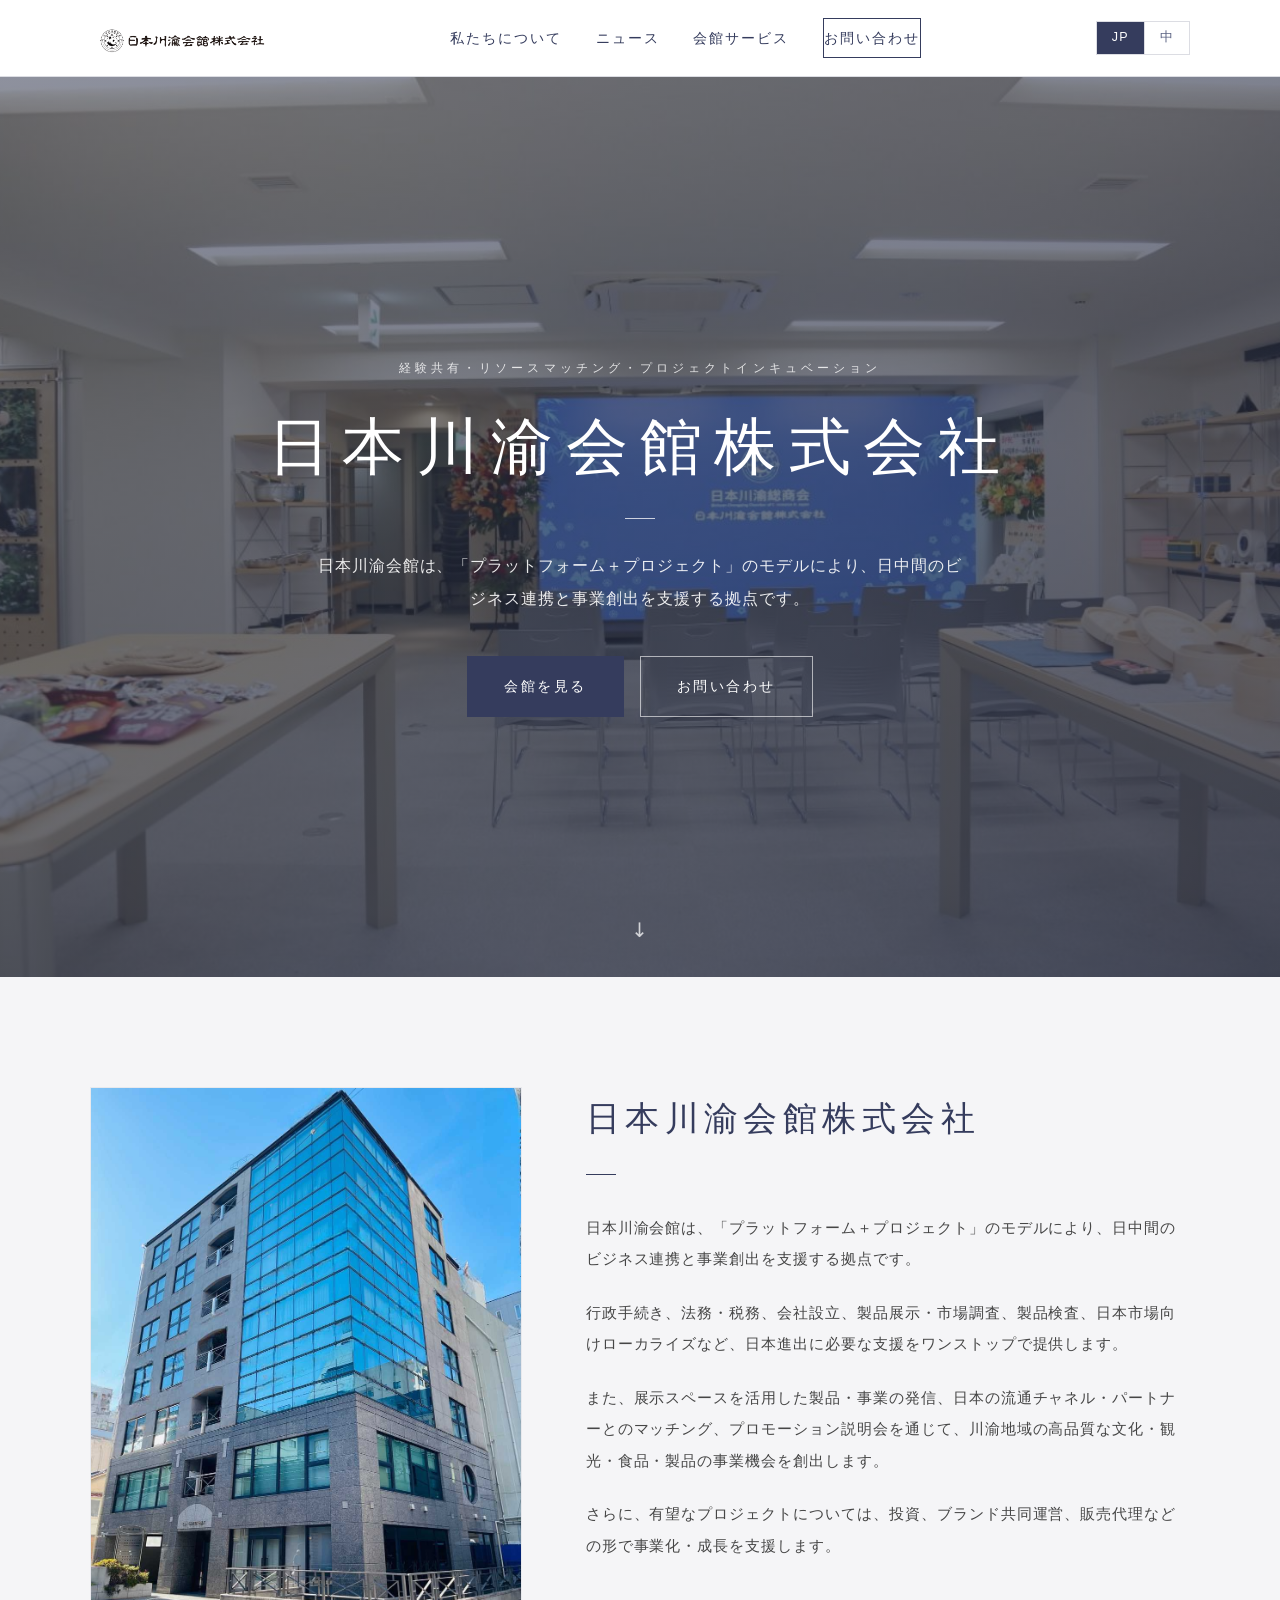
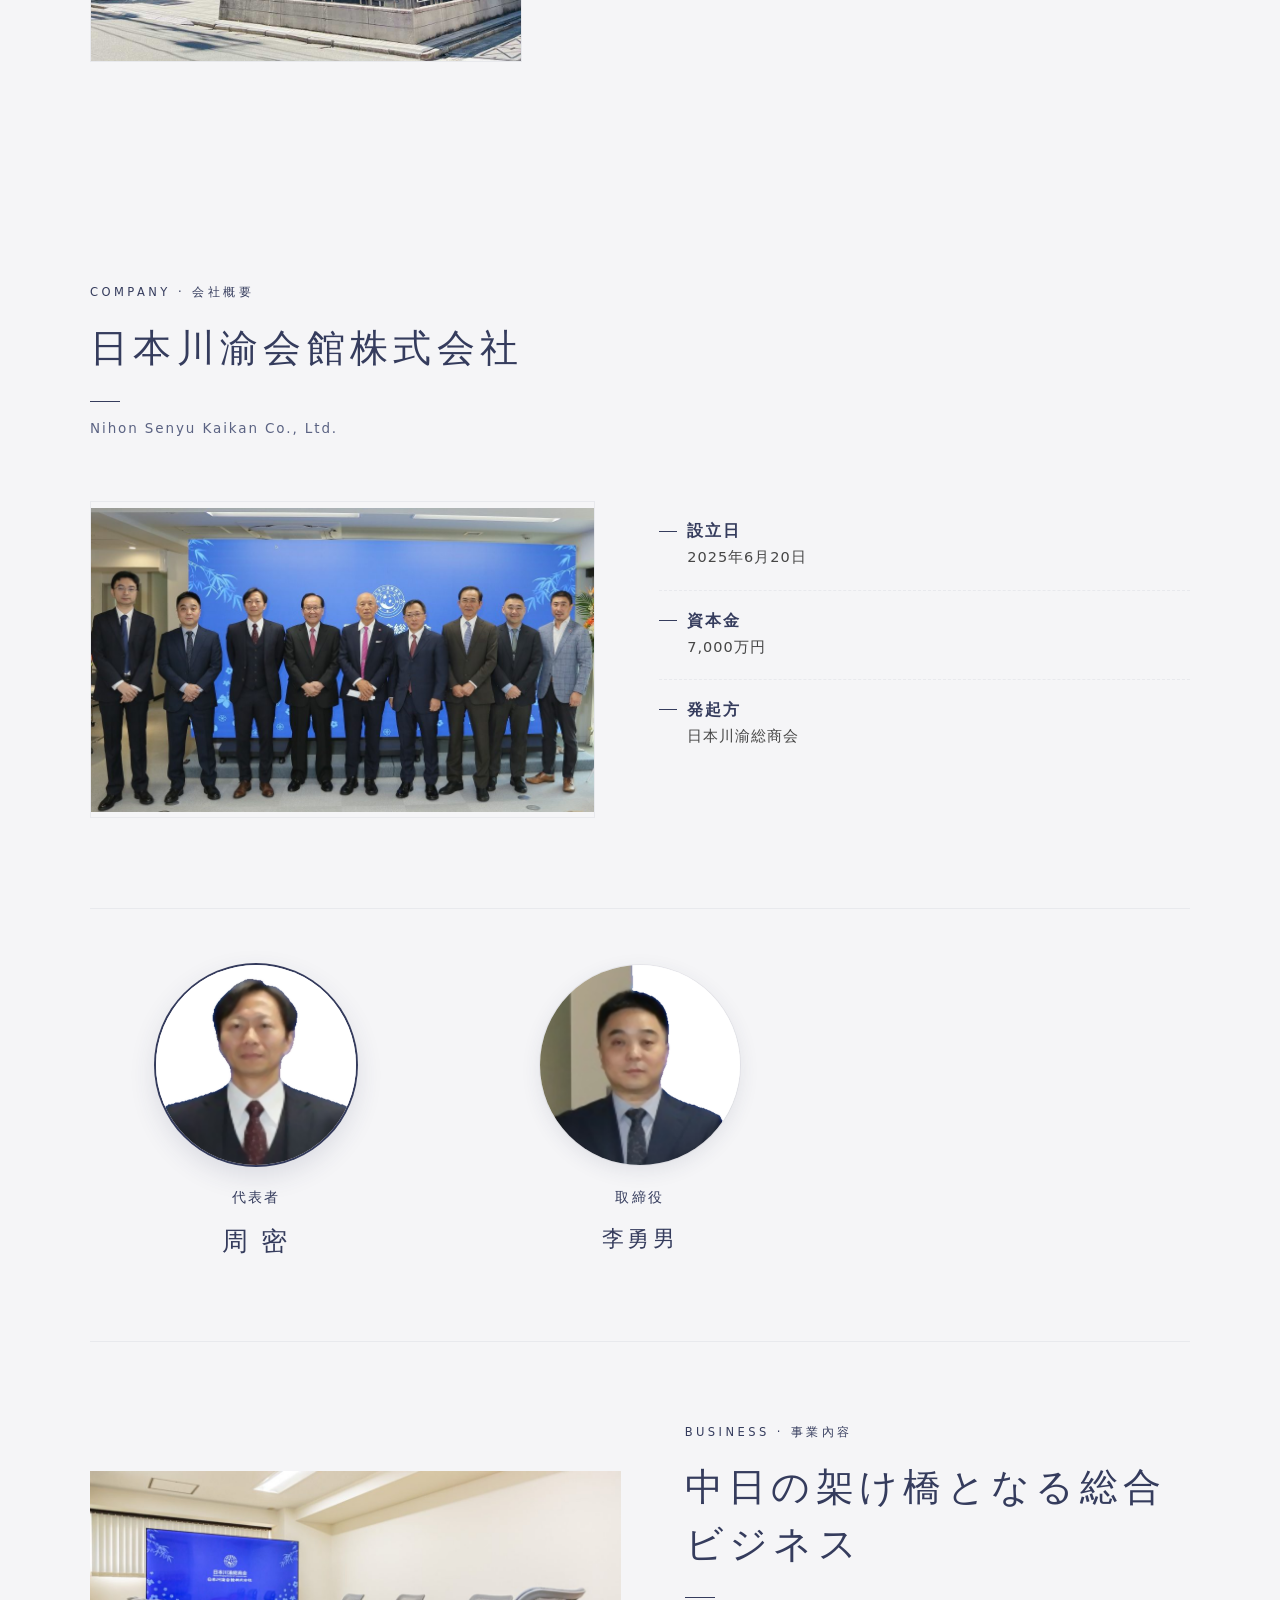
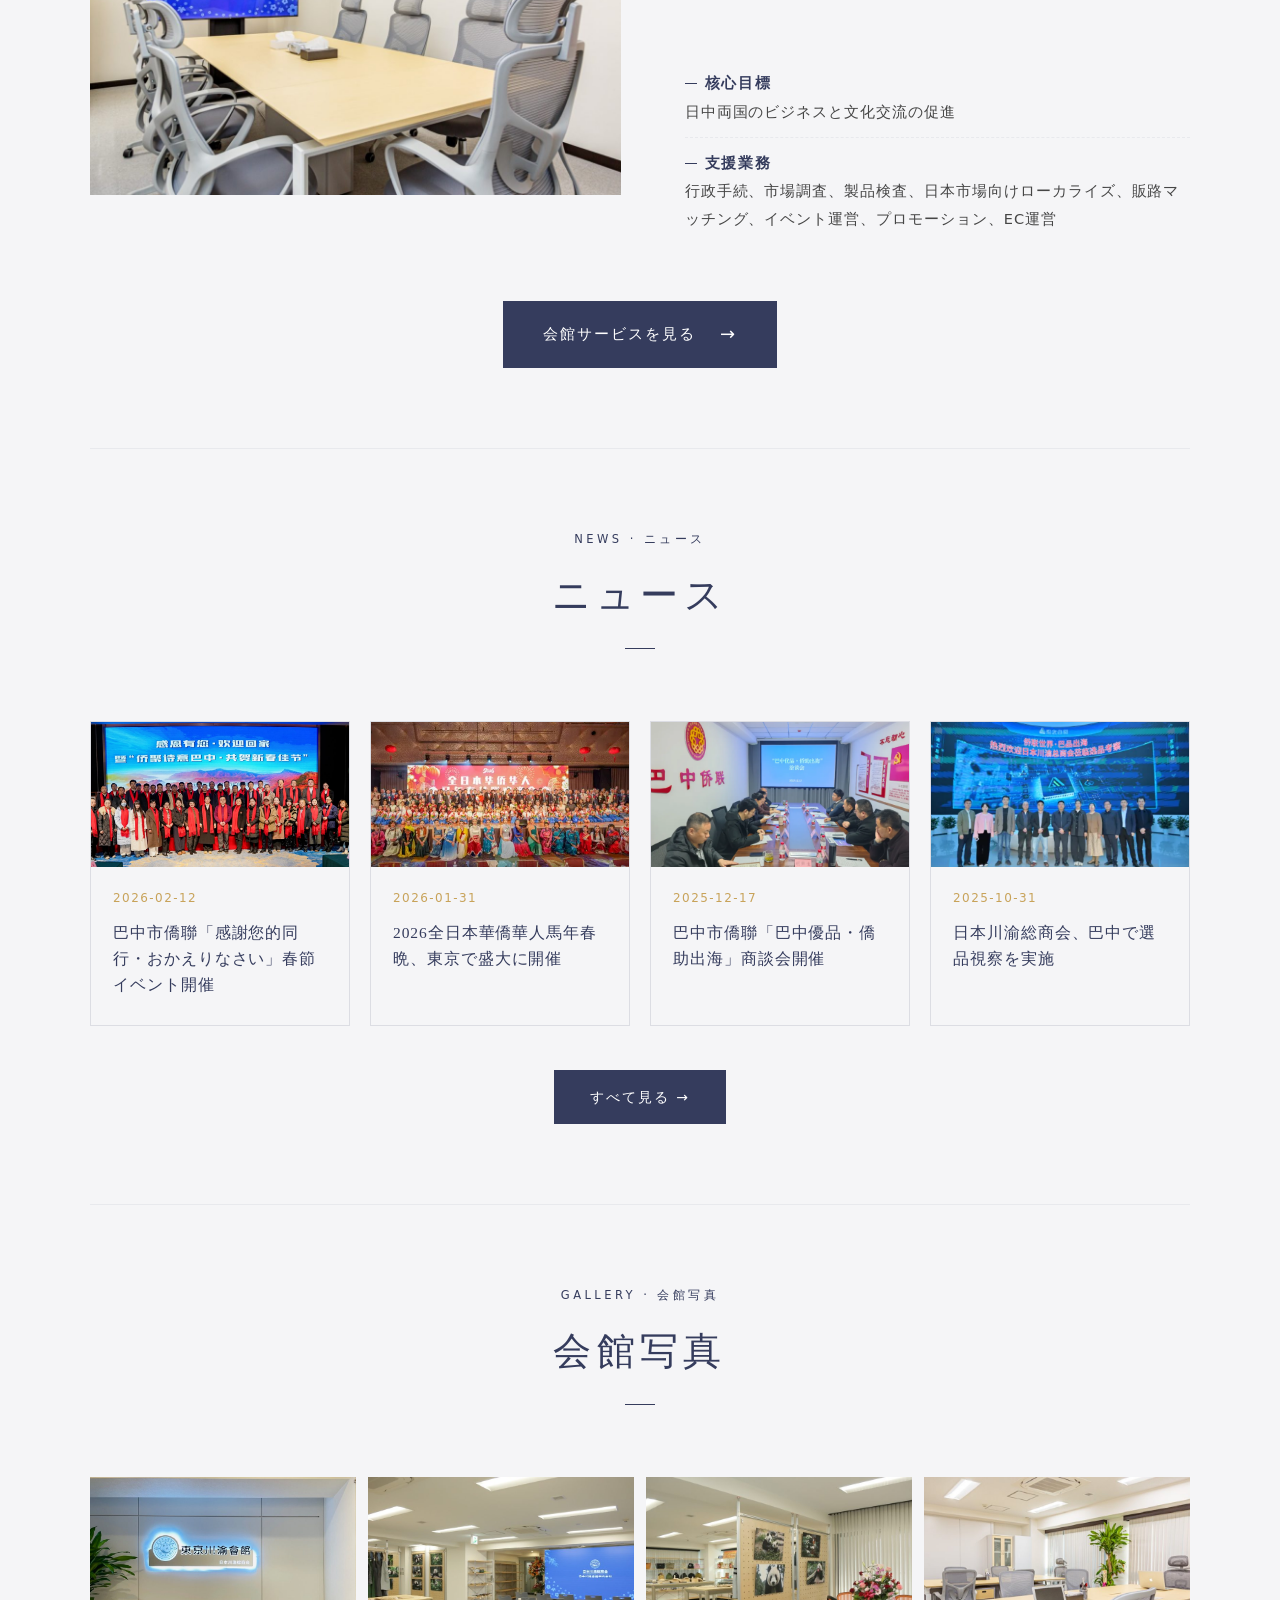
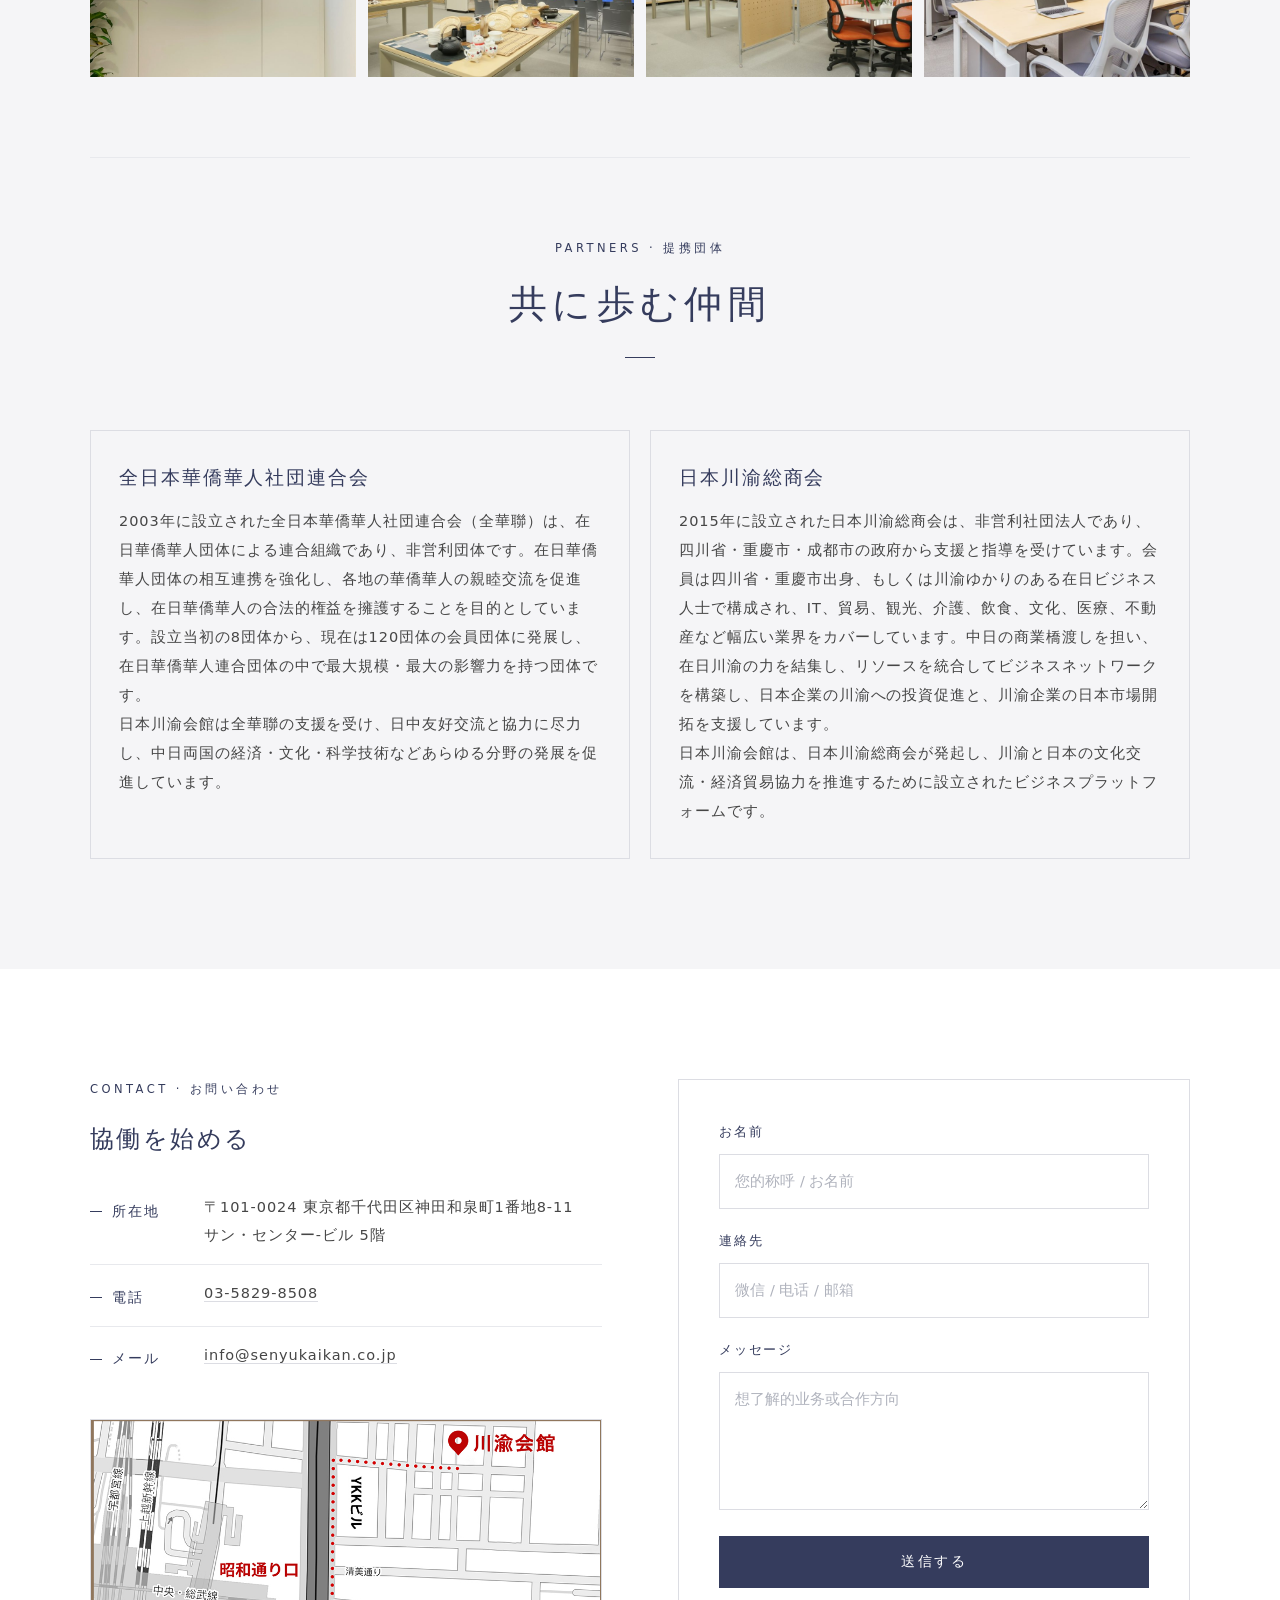
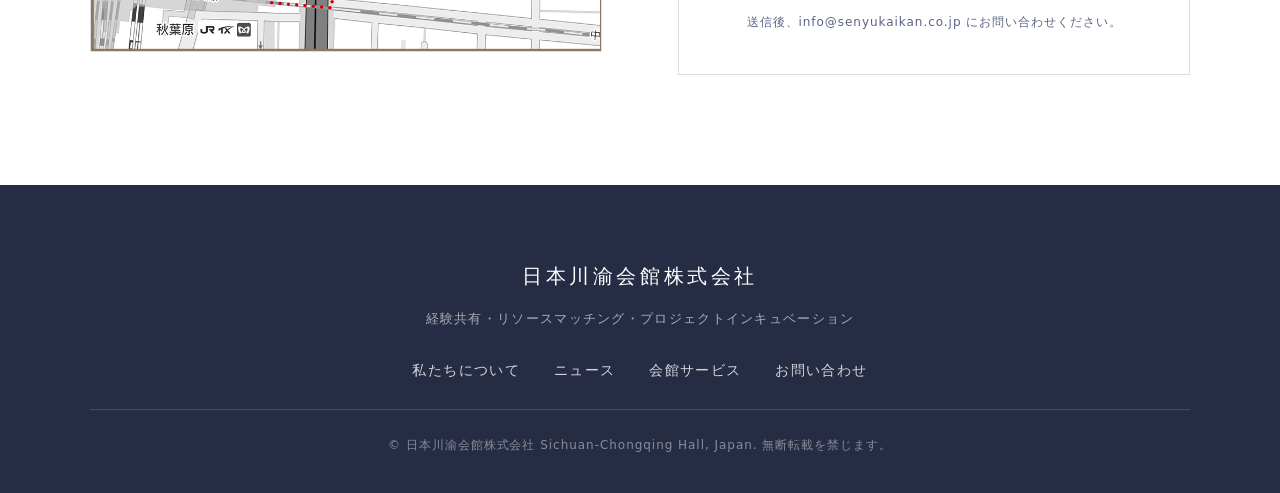
<file: index.html>
<!DOCTYPE html>
<html lang="ja" class="lang-jp">
<head>
  <meta charset="UTF-8" />
  <meta name="viewport" content="width=device-width, initial-scale=1.0, viewport-fit=cover" />
  <meta name="theme-color" content="#353c5d" />
  <style>.t-cn,.t-jp{display:none}html.lang-cn .t-cn{display:inline}html.lang-jp .t-jp{display:inline}</style>
  <title>日本川渝会馆株式会社 - 中日经验共享资源对接平台</title>
  <meta name="description" content="日本川渝会馆株式会社是日本川渝总商会发起成立，专门为推动川渝与日本间文化交流和经贸合作而成立的实体平台。采用「平台+项目」模式，打造中日的经验共享、资源对接、项目孵化平台。" />
  <script>
    /* 内联语言初始化：不依赖任何外部 JS，避免 CDN 缓存旧 JS 导致切换失灵 */
    (function(){
      function _getLang(){
        try {
          var p = new URLSearchParams(location.search).get("lang");
          if (p === "jp" || p === "cn") return p;
        } catch(e) {}
        try {
          var s = localStorage.getItem("senyukaikan_lang");
          if (s === "jp" || s === "cn") return s;
        } catch(e) {}
        return "jp";
      }
      function _apply(lang){
        if (lang !== "jp" && lang !== "cn") lang = "cn";
        var html = document.documentElement;
        html.classList.remove("lang-cn","lang-jp");
        html.classList.add("lang-" + lang);
        html.setAttribute("lang", lang === "jp" ? "ja" : "zh-CN");
        try { localStorage.setItem("senyukaikan_lang", lang); } catch(e) {}
        try {
          var url = new URL(location.href);
          if ((url.searchParams.get("lang") || "") !== lang) {
            url.searchParams.set("lang", lang);
            history.replaceState(null, "", url.toString());
          }
        } catch(e) {}
        var btns = document.querySelectorAll(".lang-btn, [data-lang]");
        for (var i=0; i<btns.length; i++) {
          var d = btns[i].getAttribute("data-lang");
          if (d === "jp" || d === "cn") btns[i].classList.toggle("active", d === lang);
        }
        try { document.dispatchEvent(new CustomEvent("senyu:lang", { detail: { lang: lang } })); } catch(e) {}
        try { _enforceLang(); } catch(e) {}
      }
      // 暴露全局：<button onclick="setLang('jp')"> 也能用
      window.setLang = _apply;
      // 首次同步执行
      _apply(_getLang());
      // 站内导航自动追加 ?lang=xx，避免点导航后变回默认语言
      document.addEventListener("click", function(e){
        var a = e.target && e.target.closest && e.target.closest("a[href]");
        if (!a) return;
        var href = a.getAttribute("href") || "";
        if (href.indexOf("#") === 0) return;
        if (href.indexOf("javascript:") === 0) return;
        if (href.indexOf("http://") === 0 || href.indexOf("https://") === 0) return;
        if (href.indexOf("mailto:") === 0 || href.indexOf("tel:") === 0) return;
        if (a.target === "_blank") return;
        if (a.hasAttribute("download")) return;
        if (!/\.html?(\?|#|$)/.test(href)) return;
        try {
          var u = new URL(a.href, location.href);
          var cur = document.documentElement.classList.contains("lang-jp") ? "jp" : "cn";
          if (!u.searchParams.get("lang")) u.searchParams.set("lang", cur);
          a.href = u.pathname + (u.search ? u.search : "") + (u.hash || "");
        } catch(e) {}
      }, true);

      // ===== 汉堡菜单：移动端点开/点关 =====
      function _toggleNav(force){
        var btn = document.getElementById("navToggle");
        var menu = document.getElementById("navLinks");
        if (!btn || !menu) return;
        var willOpen = (force === true) ? true : (force === false ? false : !menu.classList.contains("open"));
        menu.classList.toggle("open", willOpen);
        btn.classList.toggle("open", willOpen);
        btn.setAttribute("aria-expanded", String(willOpen));
        btn.setAttribute("aria-label", willOpen ? "关闭菜单" : "展开菜单");
        try { document.documentElement.classList.toggle("nav-open", willOpen); } catch(e) {}
      }
      function _initNav(){
        var btn = document.getElementById("navToggle");
        var menu = document.getElementById("navLinks");
        if (!btn || !menu) return;
        btn.addEventListener("click", function(e){
          e.preventDefault(); e.stopPropagation();
          _toggleNav();
        });
        var links = menu.querySelectorAll("a");
        for (var i = 0; i < links.length; i++) {
          links[i].addEventListener("click", function(){ _toggleNav(false); });
        }
        document.addEventListener("click", function(e){
          if (!menu.classList.contains("open")) return;
          var t = e.target;
          if (t === btn || btn.contains(t)) return;
          if (menu.contains(t)) return;
          _toggleNav(false);
        });
        document.addEventListener("keydown", function(e){
          if (e.key === "Escape" || e.keyCode === 27) _toggleNav(false);
        });
      }
      if (document.readyState === "loading") {
        document.addEventListener("DOMContentLoaded", _initNav);
      } else {
        _initNav();
      }

      /* 最终兜底：DOMContentLoaded 后用 inline style 强制 .t-cn/.t-jp 显隐
         —— 任何 main.css 缓存问题、规则冲突都被 inline style 覆盖（最高优先级） */
      function _enforceLang(){
        var lang = document.documentElement.classList.contains("lang-jp") ? "jp" : "cn";
        var tcn = document.querySelectorAll(".t-cn");
        var tjp = document.querySelectorAll(".t-jp");
        for (var i=0; i<tcn.length; i++) tcn[i].style.display = (lang==="cn") ? "" : "none";
        for (var j=0; j<tjp.length; j++) tjp[j].style.display = (lang==="jp") ? "" : "none";
      }
      if (document.readyState === "loading") {
        document.addEventListener("DOMContentLoaded", _enforceLang);
      } else {
        _enforceLang();
      }
    })();
  </script>
  <link rel="stylesheet" href="assets/css/style.css" />
</head>
<body>

  <!-- ===== 顶部导航（4 项） ===== -->
  <header class="site-header" id="header">
    <div class="container nav">
      <a href="#hero" class="brand" aria-label="日本川渝会館">
        <img class="brand-logo" src="assets/img/logo.png" alt="日本川渝会館株式会社" width="138" height="33" />
      </a>

      <nav class="nav-links" id="navLinks" aria-label="主导航">
        <a href="#about"><span class="t-cn">关于我们</span><span class="t-jp">私たちについて</span></a>
        <a href="news.html"><span class="t-cn">新闻资讯</span><span class="t-jp">ニュース</span></a>
        <a href="service.html"><span class="t-cn">会馆服务</span><span class="t-jp">会館サービス</span></a>
        <a href="#contact" class="nav-cta"><span class="t-cn">联系我们</span><span class="t-jp">お問い合わせ</span></a>
      </nav>

      <div class="nav-right">
        <div class="lang-switch" role="group" aria-label="语言切换">
          <button type="button" class="lang-btn" data-lang="jp" onclick="setLang('jp')">JP</button>
          <button type="button" class="lang-btn" data-lang="cn" onclick="setLang('cn')">中</button>
        </div>
        <button class="nav-toggle" id="navToggle" aria-label="展开菜单" aria-expanded="false">
          <span></span><span></span><span></span>
        </button>
      </div>
    </div>
  </header>

  <!-- ===== 首屏 Hero ===== -->
  <section class="hero" id="hero">
    <div class="hero-bg" aria-hidden="true"></div>
    <div class="container hero-inner">
      <p class="hero-eyebrow">
        <span class="t-cn">中日经验共享资源对接平台</span><span class="t-jp">経験共有・リソースマッチング・プロジェクトインキュベーション</span>
      </p>
      <h1 class="hero-title"><span class="t-cn">日本川渝会馆株式会社</span><span class="t-jp">日本川渝会館株式会社</span></h1>
      <p class="hero-desc">
        <span class="t-jp">日本川渝会館は、「プラットフォーム＋プロジェクト」のモデルにより、日中間のビジネス連携と事業創出を支援する拠点です。</span>
        <span class="t-cn">日本川渝会馆株式会社是日本川渝总商会发起成立，专门为推动川渝与日本间文化交流和经贸合作而成立的实体平台。</span>
      </p>
      <div class="hero-actions">
        <a href="#about" class="btn btn-primary"><span class="t-cn">了解会馆</span><span class="t-jp">会館を見る</span></a>
        <a href="#contact" class="btn btn-ghost"><span class="t-cn">商务联系</span><span class="t-jp">お問い合わせ</span></a>
      </div>
    </div>
    <a href="#about" class="scroll-hint" aria-label="向下滚动">↓</a>
  </section>

  <!-- ===== 蓝色平台简介段（中日双语） ===== -->
<section class="intro-blue">
    <div class="container intro-grid">
      <figure class="intro-photo">
        <img src="assets/img/company.jpg" alt="日本川渝会館大楼" width="1000" height="1333" loading="lazy" decoding="async" />
      </figure>
      <div class="intro-text">
        <h2><span class="t-cn">日本川渝会馆株式会社</span><span class="t-jp">日本川渝会館株式会社</span></h2>
        <p class="intro-rule"></p>
        <div class="intro-body">
          <p>
            <span class="t-cn">日本川渝会馆株式会社是日本川渝总商会发起成立，专门为推动川渝与日本间文化交流和经贸合作而成立的「日川渝会馆」实体平台。采用「平台+项目」模式，打造中日的经验共享、资源对接、项目孵化平台。</span>
            <span class="t-jp">日本川渝会館は、「プラットフォーム＋プロジェクト」のモデルにより、日中間のビジネス連携と事業創出を支援する拠点です。</span>
          </p>
          <p>
            <span class="t-cn">日本川渝会馆构建平台支撑服务，如行政服务、法务税务、产品展示、产品调研、公司注册、产品检验、产品本地化改造等，</span>
            <span class="t-jp">行政手続き、法務・税務、会社設立、製品展示・市場調査、製品検査、日本市場向けローカライズなど、日本進出に必要な支援をワンストップで提供します。</span>
          </p>
          <p>
            <span class="t-cn">建设展厅，精准对接渠道，定期举办推介会，让川渝优质文旅、美食、产品持续曝光并获取商机。</span>
            <span class="t-jp">また、展示スペースを活用した製品・事業の発信、日本の流通チャネル・パートナーとのマッチング、プロモーション説明会を通じて、川渝地域の高品質な文化・観光・食品・製品の事業機会を創出します。</span>
          </p>
          <p>
            <span class="t-cn">日本川渝会馆为孵化重点项目，提供精准订单需求、金融供应链等支持，并通过股权投资、品牌联营、经销合作等方式孵化项目。</span>
            <span class="t-jp">さらに、有望なプロジェクトについては、投資、ブランド共同運営、販売代理などの形で事業化・成長を支援します。</span>
          </p>
        </div>
      </div>
    </div>
  </section>

  <!-- ===== 关于我们：6 个子板块 ===== -->
  <section class="section section-soft" id="about">

    <!-- 子锚：公司概要（公司信息 + 主要成员合并） -->
    <div class="container sub-anchor" id="company">
      <header class="section-head section-head-left">
        <p class="kicker"><span class="t-cn">COMPANY · 公司概要</span><span class="t-jp">COMPANY · 会社概要</span></p>
        <h2><span class="t-cn">日本川渝会馆株式会社</span><span class="t-jp">日本川渝会館株式会社</span></h2>
        <p class="sub"><span class="t-cn">Nihon Senyu Kaikan Co., Ltd.</span><span class="t-jp">Nihon Senyu Kaikan Co., Ltd.</span></p>
      </header>

      <div class="co-grid">
        <figure class="members-photo">
          <img src="assets/img/members.jpg" alt="主要成員合影" width="1016" height="614" loading="lazy" decoding="async" />
        </figure>
        <div class="co-card">
          <ul class="co-list">
            <li class="t-cn">
              <span class="co-label"><span class="bar"></span><b>创立时间</b></span>
              <span class="co-content">2025年6月20日</span>
            </li>
            <li class="t-jp">
              <span class="co-label"><span class="bar"></span><b>設立日</b></span>
              <span class="co-content">2025年6月20日</span>
            </li>
            <li class="t-cn">
              <span class="co-label"><span class="bar"></span><b>资本金</b></span>
              <span class="co-content">7,000<span class="t-jp-inline">万円</span></span>
            </li>
            <li class="t-jp">
              <span class="co-label"><span class="bar"></span><b>資本金</b></span>
              <span class="co-content">7,000<span class="t-jp-inline">万円</span></span>
            </li>
            <li class="t-cn">
              <span class="co-label"><span class="bar"></span><b>发起方</b></span>
              <span class="co-content">日本川渝总商会</span>
            </li>
            <li class="t-jp">
              <span class="co-label"><span class="bar"></span><b>発起方</b></span>
              <span class="co-content">日本川渝総商会</span>
            </li>
          </ul>
        </div>
      </div>

      <!-- 人物卡：下方独立板块，从左至右 周密、李勇男（后续可加新成员） -->
      <div class="team-row" aria-label="主要成員">
        <article class="team-card">
          <figure class="team-photo">
            <img src="assets/img/p_zhoumi_clean.png" alt="法人 周密" width="600" height="600" loading="lazy" decoding="async" />
          </figure>
          <span class="team-label"><span class="t-cn">法人</span><span class="t-jp">代表者</span></span>
          <span class="team-name">周 密</span>
        </article>

        <article class="team-card">
          <figure class="team-photo">
            <img src="assets/img/p_liyongnan_clean.png" alt="董事 李勇男" width="600" height="600" loading="lazy" decoding="async" />
          </figure>
          <span class="team-label"><span class="t-cn">董事</span><span class="t-jp">取締役</span></span>
          <span class="team-name">李勇男</span>
        </article>

        <!-- 留白占位（以后添加新成员的位置） -->
        <div class="team-empty" aria-hidden="true"></div>
      </div>
    </div>

    <!-- 子锚：事业内容 -->
    <div class="container sub-anchor" id="business">
      <div class="biz-photo-row">
        <figure class="biz-photo">
          <img src="assets/img/business.jpg" alt="事業活動" width="1100" height="672" loading="lazy" decoding="async" />
        </figure>
        <div class="biz-text">
          <header class="section-head section-head-left">
            <p class="kicker"><span class="t-cn">BUSINESS · 事业内容</span><span class="t-jp">BUSINESS · 事業內容</span></p>
            <h2><span class="t-cn">作为日中桥梁的综合商务</span><span class="t-jp">中日の架け橋となる総合ビジネス</span></h2>
          </header>
          <ul class="biz-lead">
            <li class="t-cn"><span class="biz-label"><span class="bar"></span><b>核心目标</b></span><span class="biz-content">全力促进日中两国的商业与文化交流</span></li>
            <li class="t-jp"><span class="biz-label"><span class="bar"></span><b>核心目標</b></span><span class="biz-content">日中両国のビジネスと文化交流の促進</span></li>
            <li class="t-cn"><span class="biz-label"><span class="bar"></span><b>支撑业务</b></span><span class="biz-content">行政服务、产品调研、产品进口检验、产品本地化设计、销售渠道对接、活动运营、营销推广、电商运营</span></li>
            <li class="t-jp"><span class="biz-label"><span class="bar"></span><b>支援業務</b></span><span class="biz-content">行政手続、市場調査、製品検査、日本市場向けローカライズ、販路マッチング、イベント運営、プロモーション、EC運営</span></li>
          </ul>
        </div>
      </div>

      <!-- 会馆服务入口（原新闻 CTA，按用户需求改） -->
      <div class="news-cta">
        <a class="news-cta-btn" href="service.html">
          <span class="news-cta-text">
            <span class="t-cn">查看会馆服务</span>
            <span class="t-jp">会館サービスを見る</span>
          </span>
          <span class="news-cta-arrow" aria-hidden="true">→</span>
        </a>
      </div>
    </div>

    <!-- 子锚：新闻资讯（最新 4 篇） -->
    <div class="container sub-anchor" id="news">
      <header class="section-head">
        <p class="kicker"><span class="t-cn">NEWS · 资讯</span><span class="t-jp">NEWS · ニュース</span></p>
        <h2><span class="t-cn">新闻资讯</span><span class="t-jp">ニュース</span></h2>
      </header>
      <div class="news-preview" id="newsPreview">
        <p class="news-loading"><span class="t-cn">加载中…</span><span class="t-jp">読み込み中…</span></p>
      </div>
      <div class="news-view-all">
        <a href="news.html"><span class="t-cn">查看全部</span><span class="t-jp">すべて見る</span> <span aria-hidden="true">→</span></a>
      </div>
    </div>

    <!-- 子锚：会馆写真 -->
    <div class="container sub-anchor" id="gallery">
      <header class="section-head">
        <p class="kicker"><span class="t-cn">GALLERY · 会館写真</span><span class="t-jp">GALLERY · 会館写真</span></p>
        <h2><span class="t-cn">会馆写真</span><span class="t-jp">会館写真</span></h2>
      </header>
      <div class="gallery-grid gallery-grid-4">
        <figure><img src="assets/img/g_门厅2.jpg" alt="エントランス2" width="900" height="692" loading="lazy" decoding="async" /></figure>
        <figure><img src="assets/img/g_大厅2.jpg" alt="ホール 2" width="900" height="583" loading="lazy" decoding="async" /></figure>
        <figure><img src="assets/img/g_洽谈区1.jpg" alt="商談エリア 1" width="900" height="550" loading="lazy" decoding="async" /></figure>
        <figure><img src="assets/img/g_办公室2.jpg" alt="オフィス 2" width="900" height="558" loading="lazy" decoding="async" /></figure>
      </div>
    </div>

    <!-- 子锚：合作伙伴 -->
    <div class="container sub-anchor" id="partners">
      <header class="section-head">
        <p class="kicker"><span class="t-cn">PARTNERS · 合作伙伴</span><span class="t-jp">PARTNERS · 提携団体</span></p>
        <h2><span class="t-cn">携手同行</span><span class="t-jp">共に歩む仲間</span></h2>
      </header>
      <div class="partner-grid">
        <div class="partner">
          <h3><span class="t-cn">全日本华侨华人社团联合会</span><span class="t-jp">全日本華僑華人社団連合会</span></h3>
          <p>
            <span class="t-cn">全华联 2003 年成立，是由在日华侨华人团体组成的联合体，属于非营利性团体。旨在加强在日华侨华人团体的相互联系，促进各地华侨华人亲睦交流，维护在日华侨华人合法权益。现已从创立之初 8 个团体会员发展至 120 个团体会员，是规模与影响力最大的在日华侨华人联合团体。</span>
            <span class="t-jp">2003年に設立された全日本華僑華人社団連合会（全華聯）は、在日華僑華人団体による連合組織であり、非営利団体です。在日華僑華人団体の相互連携を強化し、各地の華僑華人の親睦交流を促進し、在日華僑華人の合法的権益を擁護することを目的としています。設立当初の8団体から、現在は120団体の会員団体に発展し、在日華僑華人連合団体の中で最大規模・最大の影響力を持つ団体です。</span>
          </p>
          <p>
            <span class="t-cn">日本川渝会馆依托于全华联的支持，致力中日友好交流与合作，促进中日两国在经济、文化和科技等各个领域的发展。</span>
            <span class="t-jp">日本川渝会館は全華聯の支援を受け、日中友好交流と協力に尽力し、中日両国の経済・文化・科学技術などあらゆる分野の発展を促進しています。</span>
          </p>
        </div>
        <div class="partner">
          <h3><span class="t-cn">日本川渝总商会</span><span class="t-jp">日本川渝総商会</span></h3>
          <p>
            <span class="t-cn">商会 2015 年成立，为非营利性社团法人，得到四川省、重庆市、成都市政府的支持指导。会员由川渝出身或与川渝有渊源的在日商务人士构成，覆盖 IT、贸易、旅游、养老、餐饮、文化、医疗、房产等多行业。致力于搭建中日商业桥梁，团结在日川渝力量，整合资源搭建商业人脉网络，助力日企赴川渝投资、帮助川渝企业开拓日本市场。</span>
            <span class="t-jp">2015年に設立された日本川渝総商会は、非営利社団法人であり、四川省・重慶市・成都市の政府から支援と指導を受けています。会員は四川省・重慶市出身、もしくは川渝ゆかりのある在日ビジネス人士で構成され、IT、貿易、観光、介護、飲食、文化、医療、不動産など幅広い業界をカバーしています。中日の商業橋渡しを担い、在日川渝の力を結集し、リソースを統合してビジネスネットワークを構築し、日本企業の川渝への投資促進と、川渝企業の日本市場開拓を支援しています。</span>
          </p>
          <p>
            <span class="t-cn">日本川渝会馆是由日本川渝总商会发起成立，专门为推动川渝与日本间文化交流和经贸合作而成立的商业平台。</span>
            <span class="t-jp">日本川渝会館は、日本川渝総商会が発起し、川渝と日本の文化交流・経済貿易協力を推進するために設立されたビジネスプラットフォームです。</span>
          </p>
        </div>
      </div>
    </div>

  </section>

  <!-- ===== 联系 ===== -->
  <section class="section" id="contact">
    <div class="container contact-wrap">
      <div class="contact-info">
        <p class="kicker"><span class="t-cn">CONTACT · 联系我们</span><span class="t-jp">CONTACT · お問い合わせ</span></p>
        <h2><span class="t-cn">开启合作</span><span class="t-jp">協働を始める</span></h2>
        <dl class="contact-list">
          <div>
            <dt><span class="bar"></span><span class="t-cn">所在地</span><span class="t-jp">所在地</span></dt>
            <dd>〒101-0024 <span class="t-cn">东京都千代田区神田和泉町1番地8-11 サン・センター-ビル 5階</span><span class="t-jp">東京都千代田区神田和泉町1番地8-11 サン・センター-ビル 5階</span></dd>
          </div>
          <div>
            <dt><span class="bar"></span><span class="t-cn">电话</span><span class="t-jp">電話</span></dt>
            <dd><a href="tel:0358298508">03-5829-8508</a></dd>
          </div>
          <div>
            <dt><span class="bar"></span><span class="t-cn">邮箱</span><span class="t-jp">メール</span></dt>
            <dd><a href="mailto:info@senyukaikan.co.jp">info@senyukaikan.co.jp</a></dd>
          </div>
        </dl>
        <figure class="contact-map">
          <img src="assets/img/access_map.png" alt="アクセス地図 / 交通地图" width="950" height="500" loading="lazy" decoding="async" />
        </figure>
      </div>
      <form class="contact-form" id="contactForm" action="https://formspree.io/f/mjyvbonl" method="POST" novalidate>
        <input type="hidden" name="_subject" value="【日本川渝会館】新しいお問い合わせ" />
        <input type="hidden" name="_language" value="zh-CN" />
        <label><span class="t-cn">称呼</span><span class="t-jp">お名前</span><input type="text" name="name" placeholder="您的称呼 / お名前" required /></label>
        <label><span class="t-cn">联系方式</span><span class="t-jp">連絡先</span><input type="text" name="contact" placeholder="微信 / 电话 / 邮箱" required /></label>
        <label><span class="t-cn">留言</span><span class="t-jp">メッセージ</span><textarea name="message" rows="4" placeholder="想了解的业务或合作方向"></textarea></label>
        <button type="submit" class="btn btn-primary"><span class="t-cn">提交咨询</span><span class="t-jp">送信する</span></button>
        <p class="form-note" id="formNote" hidden><span class="t-cn">已收到，我们会尽快与您联系 ✓</span><span class="t-jp">受け付けました。追ってご連絡いたします ✓</span></p>
        <p class="form-error" id="formError" hidden><span class="t-cn">提交失败，请稍后重试或直接发邮件至 info@senyukaikan.co.jp。</span><span class="t-jp">送信に失敗しました。しばらくしてから再度お試しいただくか、info@senyukaikan.co.jp まで直接ご連絡ください。</span></p>
        <p class="form-hint"><span class="t-cn">提交后我们会将咨询转至 info@senyukaikan.co.jp</span><span class="t-jp">送信後、info@senyukaikan.co.jp にお問い合わせください。</span></p>
      </form>
    </div>
  </section>

  <!-- ===== 页脚 ===== -->
  <footer class="site-footer">
    <div class="container footer-inner">
      <div class="footer-brand">
        <strong><span class="t-cn">日本川渝会馆株式会社</span><span class="t-jp">日本川渝会館株式会社</span></strong>
        <p><span class="t-cn">中日经验共享资源对接平台</span><span class="t-jp">経験共有・リソースマッチング・プロジェクトインキュベーション</span></p>
      </div>
      <nav class="footer-nav" aria-label="页脚导航">
        <a href="#about"><span class="t-cn">关于我们</span><span class="t-jp">私たちについて</span></a>
        <a href="news.html"><span class="t-cn">新闻资讯</span><span class="t-jp">ニュース</span></a>
        <a href="service.html"><span class="t-cn">会馆服务</span><span class="t-jp">会館サービス</span></a>
        <a href="#contact"><span class="t-cn">联系我们</span><span class="t-jp">お問い合わせ</span></a>
      </nav>
      <p class="copyright">© <span id="year"></span> <span class="t-cn">日本川渝会馆株式会社</span><span class="t-jp">日本川渝会館株式会社</span> Sichuan-Chongqing Hall, Japan. <span class="t-cn">保留所有权利。</span><span class="t-jp">無断転載を禁じます。</span></p>
    </div>
  </footer>

  <script src="assets/js/main.js?v=4"></script>
  <script src="assets/js/news-preview.js?v=1"></script>
</body>
</html>
</file>
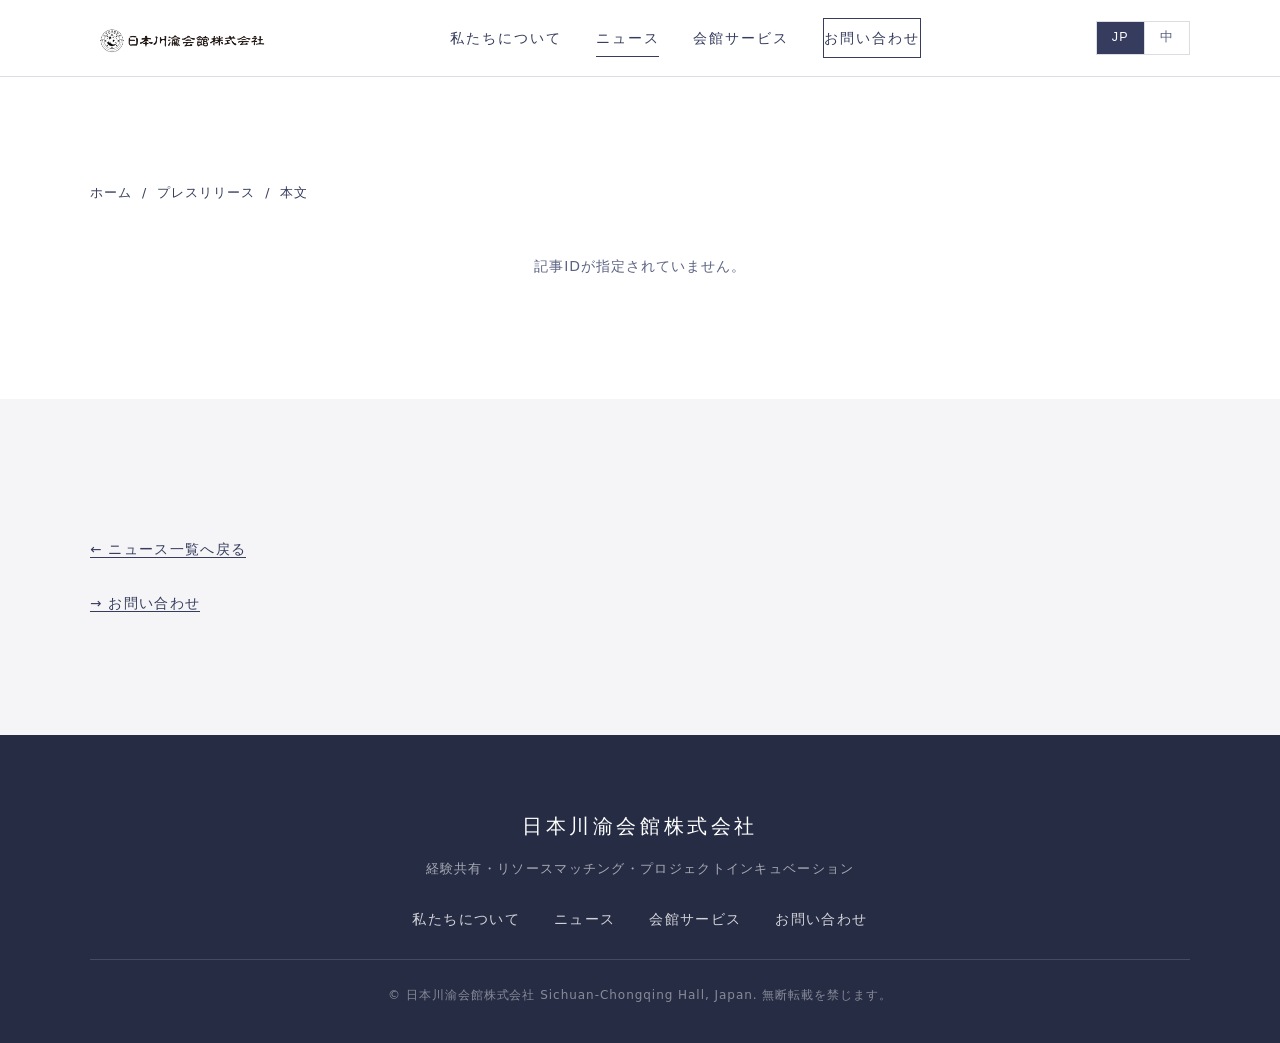
<file: news-detail.html>
<!DOCTYPE html>
<html lang="ja" class="lang-jp">
<head>
  <meta charset="UTF-8" />
  <meta name="viewport" content="width=device-width, initial-scale=1.0, viewport-fit=cover" />
  <meta name="theme-color" content="#353c5d" />
  <style>.t-cn,.t-jp{display:none}html.lang-cn .t-cn{display:inline}html.lang-jp .t-jp{display:inline}</style>
  <title>新闻稿 | 日本川渝会館</title>
  <meta name="description" content="日本川渝会馆新闻稿详情页。" />
  <script>
    /* 内联语言初始化：不依赖任何外部 JS，避免 CDN 缓存旧 JS 导致切换失灵 */
    (function(){
      function _getLang(){
        try {
          var p = new URLSearchParams(location.search).get("lang");
          if (p === "jp" || p === "cn") return p;
        } catch(e) {}
        try {
          var s = localStorage.getItem("senyukaikan_lang");
          if (s === "jp" || s === "cn") return s;
        } catch(e) {}
        return "jp";
      }
      function _apply(lang){
        if (lang !== "jp" && lang !== "cn") lang = "cn";
        var html = document.documentElement;
        html.classList.remove("lang-cn","lang-jp");
        html.classList.add("lang-" + lang);
        html.setAttribute("lang", lang === "jp" ? "ja" : "zh-CN");
        try { localStorage.setItem("senyukaikan_lang", lang); } catch(e) {}
        try {
          var url = new URL(location.href);
          if ((url.searchParams.get("lang") || "") !== lang) {
            url.searchParams.set("lang", lang);
            history.replaceState(null, "", url.toString());
          }
        } catch(e) {}
        var btns = document.querySelectorAll(".lang-btn, [data-lang]");
        for (var i=0; i<btns.length; i++) {
          var d = btns[i].getAttribute("data-lang");
          if (d === "jp" || d === "cn") btns[i].classList.toggle("active", d === lang);
        }
        try { document.dispatchEvent(new CustomEvent("senyu:lang", { detail: { lang: lang } })); } catch(e) {}
      }
      window.setLang = _apply;
      _apply(_getLang());

      // ===== 汉堡菜单：移动端点开/点关 =====
      function _toggleNav(force){
        var btn = document.getElementById("navToggle");
        var menu = document.getElementById("navLinks");
        if (!btn || !menu) return;
        var willOpen = (force === true) ? true : (force === false ? false : !menu.classList.contains("open"));
        menu.classList.toggle("open", willOpen);
        btn.classList.toggle("open", willOpen);
        btn.setAttribute("aria-expanded", String(willOpen));
        btn.setAttribute("aria-label", willOpen ? "关闭菜单" : "展开菜单");
        try { document.documentElement.classList.toggle("nav-open", willOpen); } catch(e) {}
      }
      function _initNav(){
        var btn = document.getElementById("navToggle");
        var menu = document.getElementById("navLinks");
        if (!btn || !menu) return;
        btn.addEventListener("click", function(e){
          e.preventDefault(); e.stopPropagation();
          _toggleNav();
        });
        var links = menu.querySelectorAll("a");
        for (var i = 0; i < links.length; i++) {
          links[i].addEventListener("click", function(){ _toggleNav(false); });
        }
        document.addEventListener("click", function(e){
          if (!menu.classList.contains("open")) return;
          var t = e.target;
          if (t === btn || btn.contains(t)) return;
          if (menu.contains(t)) return;
          _toggleNav(false);
        });
        document.addEventListener("keydown", function(e){
          if (e.key === "Escape" || e.keyCode === 27) _toggleNav(false);
        });
      }
      if (document.readyState === "loading") {
        document.addEventListener("DOMContentLoaded", _initNav);
      } else {
        _initNav();
      }

      document.addEventListener("click", function(e){
        var a = e.target && e.target.closest && e.target.closest("a[href]");
        if (!a) return;
        var href = a.getAttribute("href") || "";
        if (href.indexOf("#") === 0) return;
        if (href.indexOf("javascript:") === 0) return;
        if (href.indexOf("http://") === 0 || href.indexOf("https://") === 0) return;
        if (href.indexOf("mailto:") === 0 || href.indexOf("tel:") === 0) return;
        if (a.target === "_blank") return;
        if (a.hasAttribute("download")) return;
        if (!/\.html?(\?|#|$)/.test(href)) return;
        try {
          var u = new URL(a.href, location.href);
          var cur = document.documentElement.classList.contains("lang-jp") ? "jp" : "cn";
          if (!u.searchParams.get("lang")) u.searchParams.set("lang", cur);
          a.href = u.pathname + (u.search ? u.search : "") + (u.hash || "");
        } catch(e) {}
      }, true);
    })();
  </script>
  <link rel="stylesheet" href="assets/css/style.css" />
</head>
<body>

  <header class="site-header" id="header">
    <div class="container nav">
      <a href="index.html" class="brand" aria-label="日本川渝会館">
        <img class="brand-logo" src="assets/img/logo.png" alt="日本川渝会館株式会社" width="138" height="33" />
      </a>

      <nav class="nav-links" id="navLinks" aria-label="主导航">
        <a href="index.html#about"><span class="t-cn">关于我们</span><span class="t-jp">私たちについて</span></a>
        <a href="news.html" class="active"><span class="t-cn">新闻资讯</span><span class="t-jp">ニュース</span></a>
        <a href="service.html"><span class="t-cn">会馆服务</span><span class="t-jp">会館サービス</span></a>
        <a href="index.html#contact" class="nav-cta"><span class="t-cn">联系我们</span><span class="t-jp">お問い合わせ</span></a>
      </nav>

      <div class="nav-right">
        <div class="lang-switch" role="group" aria-label="语言切换">
          <button type="button" class="lang-btn" data-lang="jp" onclick="setLang('jp')">JP</button>
          <button type="button" class="lang-btn" data-lang="cn" onclick="setLang('cn')">中</button>
        </div>
        <button class="nav-toggle" id="navToggle" aria-label="展开菜单" aria-expanded="false">
          <span></span><span></span><span></span>
        </button>
      </div>
    </div>
  </header>

  <nav class="breadcrumb container" aria-label="位置导航">
    <a href="index.html"><span class="t-cn">首页</span><span class="t-jp">ホーム</span></a>
    <span class="bc-sep">/</span>
    <a href="news.html"><span class="t-cn">新闻稿</span><span class="t-jp">プレスリリース</span></a>
    <span class="bc-sep">/</span>
    <span id="bcTitle"><span class="t-cn">正文</span><span class="t-jp">本文</span></span>
  </nav>

  <article class="news-detail" id="newsDetail">
    <p class="news-loading"><span class="t-cn">加载中…</span><span class="t-jp">読み込み中…</span></p>
  </article>

  <section class="section section-soft">
    <div class="container">
      <p class="back-home">
        <a href="news.html">← <span class="t-cn">返回新闻列表</span><span class="t-jp">ニュース一覧へ戻る</span></a>
      </p>
      <p class="back-home">
        <a href="index.html#contact">→ <span class="t-cn">联系我们</span><span class="t-jp">お問い合わせ</span></a>
      </p>
    </div>
  </section>

  <footer class="site-footer">
    <div class="container footer-inner">
      <div class="footer-brand">
        <strong><span class="t-cn">日本川渝会馆株式会社</span><span class="t-jp">日本川渝会館株式会社</span></strong>
        <p><span class="t-cn">中日经验共享资源对接平台</span><span class="t-jp">経験共有・リソースマッチング・プロジェクトインキュベーション</span></p>
      </div>
      <nav class="footer-nav" aria-label="页脚导航">
        <a href="index.html#about"><span class="t-cn">关于我们</span><span class="t-jp">私たちについて</span></a>
        <a href="news.html"><span class="t-cn">新闻资讯</span><span class="t-jp">ニュース</span></a>
        <a href="service.html"><span class="t-cn">会馆服务</span><span class="t-jp">会館サービス</span></a>
        <a href="index.html#contact"><span class="t-cn">联系我们</span><span class="t-jp">お問い合わせ</span></a>
      </nav>
      <p class="copyright">© <span id="year"></span> <span class="t-cn">日本川渝会馆株式会社</span><span class="t-jp">日本川渝会館株式会社</span> Sichuan-Chongqing Hall, Japan. <span class="t-cn">保留所有权利。</span><span class="t-jp">無断転載を禁じます。</span></p>
    </div>
  </footer>

  <script src="assets/js/main.js?v=4"></script>
  <script src="assets/js/news-detail.js"></script>
</body>
</html>
</file>
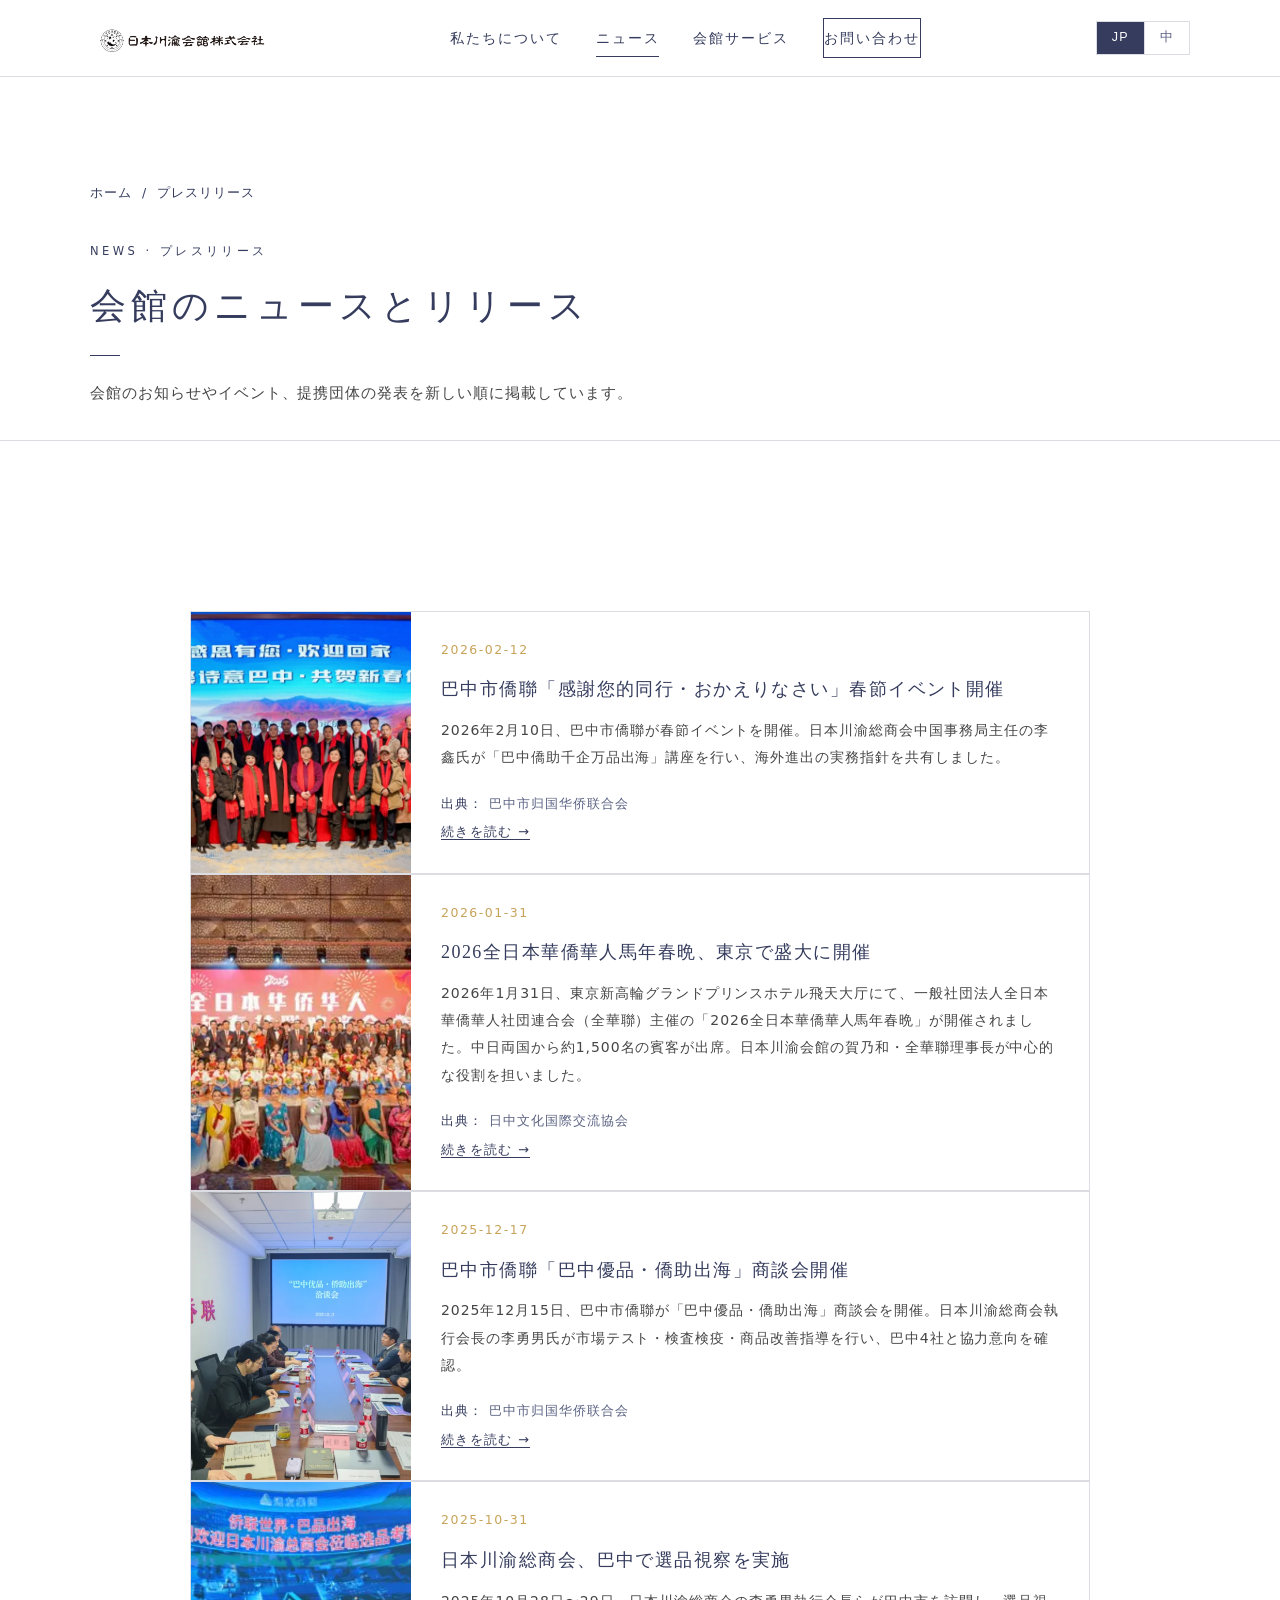
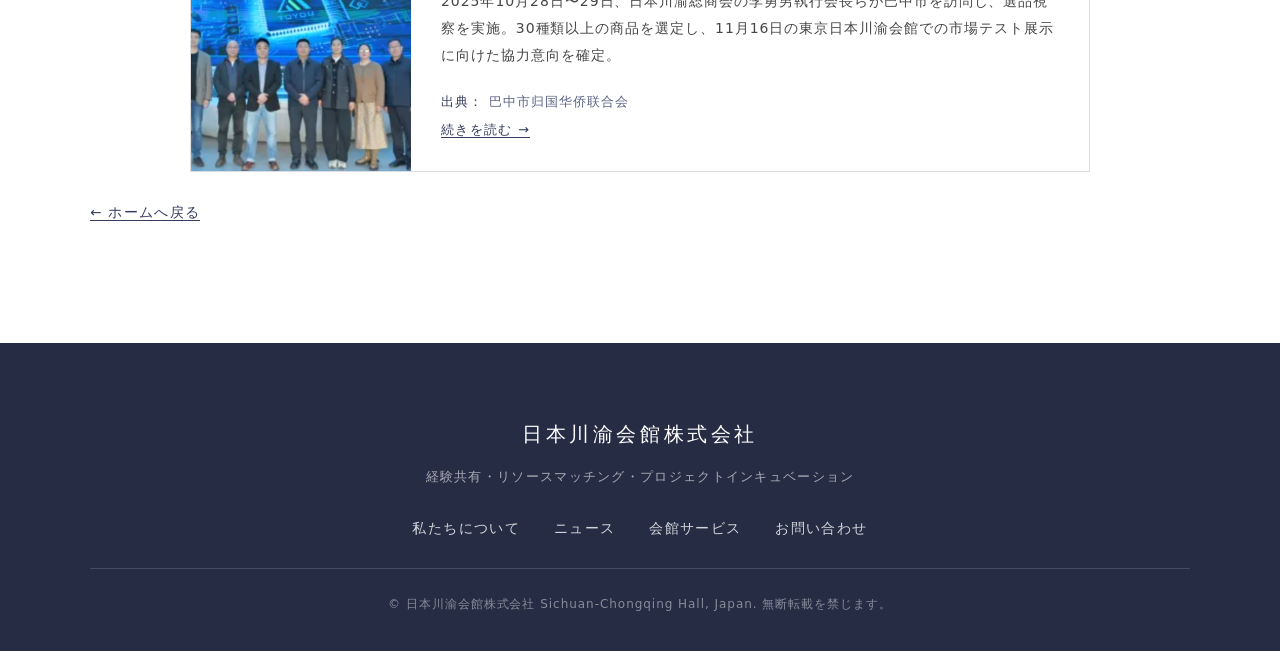
<file: news.html>
<!DOCTYPE html>
<html lang="ja" class="lang-jp">
<head>
  <meta charset="UTF-8" />
  <meta name="viewport" content="width=device-width, initial-scale=1.0, viewport-fit=cover" />
  <meta name="theme-color" content="#353c5d" />
  <style>.t-cn,.t-jp{display:none}html.lang-cn .t-cn{display:inline}html.lang-jp .t-jp{display:inline}</style>
  <title>新闻稿 | 日本川渝会館</title>
  <meta name="description" content="日本川渝会馆新闻稿列表 — 平台动态、活动信息、合作发布，支持中日双语阅读。" />
  <script>
    /* 内联语言初始化：不依赖任何外部 JS，避免 CDN 缓存旧 JS 导致切换失灵 */
    (function(){
      function _getLang(){
        try {
          var p = new URLSearchParams(location.search).get("lang");
          if (p === "jp" || p === "cn") return p;
        } catch(e) {}
        try {
          var s = localStorage.getItem("senyukaikan_lang");
          if (s === "jp" || s === "cn") return s;
        } catch(e) {}
        return "jp";
      }
      function _apply(lang){
        if (lang !== "jp" && lang !== "cn") lang = "cn";
        var html = document.documentElement;
        html.classList.remove("lang-cn","lang-jp");
        html.classList.add("lang-" + lang);
        html.setAttribute("lang", lang === "jp" ? "ja" : "zh-CN");
        try { localStorage.setItem("senyukaikan_lang", lang); } catch(e) {}
        try {
          var url = new URL(location.href);
          if ((url.searchParams.get("lang") || "") !== lang) {
            url.searchParams.set("lang", lang);
            history.replaceState(null, "", url.toString());
          }
        } catch(e) {}
        var btns = document.querySelectorAll(".lang-btn, [data-lang]");
        for (var i=0; i<btns.length; i++) {
          var d = btns[i].getAttribute("data-lang");
          if (d === "jp" || d === "cn") btns[i].classList.toggle("active", d === lang);
        }
        try { document.dispatchEvent(new CustomEvent("senyu:lang", { detail: { lang: lang } })); } catch(e) {}
      }
      window.setLang = _apply;
      _apply(_getLang());

      // ===== 汉堡菜单：移动端点开/点关 =====
      function _toggleNav(force){
        var btn = document.getElementById("navToggle");
        var menu = document.getElementById("navLinks");
        if (!btn || !menu) return;
        var willOpen = (force === true) ? true : (force === false ? false : !menu.classList.contains("open"));
        menu.classList.toggle("open", willOpen);
        btn.classList.toggle("open", willOpen);
        btn.setAttribute("aria-expanded", String(willOpen));
        btn.setAttribute("aria-label", willOpen ? "关闭菜单" : "展开菜单");
        try { document.documentElement.classList.toggle("nav-open", willOpen); } catch(e) {}
      }
      function _initNav(){
        var btn = document.getElementById("navToggle");
        var menu = document.getElementById("navLinks");
        if (!btn || !menu) return;
        btn.addEventListener("click", function(e){
          e.preventDefault(); e.stopPropagation();
          _toggleNav();
        });
        var links = menu.querySelectorAll("a");
        for (var i = 0; i < links.length; i++) {
          links[i].addEventListener("click", function(){ _toggleNav(false); });
        }
        document.addEventListener("click", function(e){
          if (!menu.classList.contains("open")) return;
          var t = e.target;
          if (t === btn || btn.contains(t)) return;
          if (menu.contains(t)) return;
          _toggleNav(false);
        });
        document.addEventListener("keydown", function(e){
          if (e.key === "Escape" || e.keyCode === 27) _toggleNav(false);
        });
      }
      if (document.readyState === "loading") {
        document.addEventListener("DOMContentLoaded", _initNav);
      } else {
        _initNav();
      }

      document.addEventListener("click", function(e){
        var a = e.target && e.target.closest && e.target.closest("a[href]");
        if (!a) return;
        var href = a.getAttribute("href") || "";
        if (href.indexOf("#") === 0) return;
        if (href.indexOf("javascript:") === 0) return;
        if (href.indexOf("http://") === 0 || href.indexOf("https://") === 0) return;
        if (href.indexOf("mailto:") === 0 || href.indexOf("tel:") === 0) return;
        if (a.target === "_blank") return;
        if (a.hasAttribute("download")) return;
        if (!/\.html?(\?|#|$)/.test(href)) return;
        try {
          var u = new URL(a.href, location.href);
          var cur = document.documentElement.classList.contains("lang-jp") ? "jp" : "cn";
          if (!u.searchParams.get("lang")) u.searchParams.set("lang", cur);
          a.href = u.pathname + (u.search ? u.search : "") + (u.hash || "");
        } catch(e) {}
      }, true);
    })();
  </script>
  <link rel="stylesheet" href="assets/css/style.css" />
</head>
<body>

  <header class="site-header" id="header">
    <div class="container nav">
      <a href="index.html" class="brand" aria-label="日本川渝会館">
        <img class="brand-logo" src="assets/img/logo.png" alt="日本川渝会館株式会社" width="138" height="33" />
      </a>

      <nav class="nav-links" id="navLinks" aria-label="主导航">
        <a href="index.html#about"><span class="t-cn">关于我们</span><span class="t-jp">私たちについて</span></a>
        <a href="news.html" class="active"><span class="t-cn">新闻资讯</span><span class="t-jp">ニュース</span></a>
        <a href="service.html"><span class="t-cn">会馆服务</span><span class="t-jp">会館サービス</span></a>
        <a href="index.html#contact" class="nav-cta"><span class="t-cn">联系我们</span><span class="t-jp">お問い合わせ</span></a>
      </nav>

      <div class="nav-right">
        <div class="lang-switch" role="group" aria-label="语言切换">
          <button type="button" class="lang-btn" data-lang="jp" onclick="setLang('jp')">JP</button>
          <button type="button" class="lang-btn" data-lang="cn" onclick="setLang('cn')">中</button>
        </div>
        <button class="nav-toggle" id="navToggle" aria-label="展开菜单" aria-expanded="false">
          <span></span><span></span><span></span>
        </button>
      </div>
    </div>
  </header>

  <nav class="breadcrumb container" aria-label="位置导航">
    <a href="index.html"><span class="t-cn">首页</span><span class="t-jp">ホーム</span></a>
    <span class="bc-sep">/</span>
    <span><span class="t-cn">新闻稿</span><span class="t-jp">プレスリリース</span></span>
  </nav>

  <section class="page-head">
    <div class="container">
      <p class="kicker"><span class="t-cn">NEWS · 新闻稿</span><span class="t-jp">NEWS · プレスリリース</span></p>
      <h1><span class="t-cn">会馆动态与发布</span><span class="t-jp">会館のニュースとリリース</span></h1>
      <p class="lead">
        <span class="t-cn">会馆资讯、活动记录、合作伙伴公告，按时间倒序排列。</span>
        <span class="t-jp">会館のお知らせやイベント、提携団体の発表を新しい順に掲載しています。</span>
      </p>
    </div>
  </section>

  <section class="section">
    <div class="container">
      <div class="news-list-full" id="newsList">
        <p class="news-loading"><span class="t-cn">加载中…</span><span class="t-jp">読み込み中…</span></p>
      </div>
      <p class="back-home"><a href="index.html">← <span class="t-cn">返回首页</span><span class="t-jp">ホームへ戻る</span></a></p>
    </div>
  </section>

  <footer class="site-footer">
    <div class="container footer-inner">
      <div class="footer-brand">
        <strong><span class="t-cn">日本川渝会馆株式会社</span><span class="t-jp">日本川渝会館株式会社</span></strong>
        <p><span class="t-cn">中日经验共享资源对接平台</span><span class="t-jp">経験共有・リソースマッチング・プロジェクトインキュベーション</span></p>
      </div>
      <nav class="footer-nav" aria-label="页脚导航">
        <a href="index.html#about"><span class="t-cn">关于我们</span><span class="t-jp">私たちについて</span></a>
        <a href="news.html"><span class="t-cn">新闻资讯</span><span class="t-jp">ニュース</span></a>
        <a href="service.html"><span class="t-cn">会馆服务</span><span class="t-jp">会館サービス</span></a>
        <a href="index.html#contact"><span class="t-cn">联系我们</span><span class="t-jp">お問い合わせ</span></a>
      </nav>
      <p class="copyright">© <span id="year"></span> <span class="t-cn">日本川渝会馆株式会社</span><span class="t-jp">日本川渝会館株式会社</span> Sichuan-Chongqing Hall, Japan. <span class="t-cn">保留所有权利。</span><span class="t-jp">無断転載を禁じます。</span></p>
    </div>
  </footer>

  <script src="assets/js/main.js?v=4"></script>
  <script src="assets/js/news.js"></script>
</body>
</html>
</file>
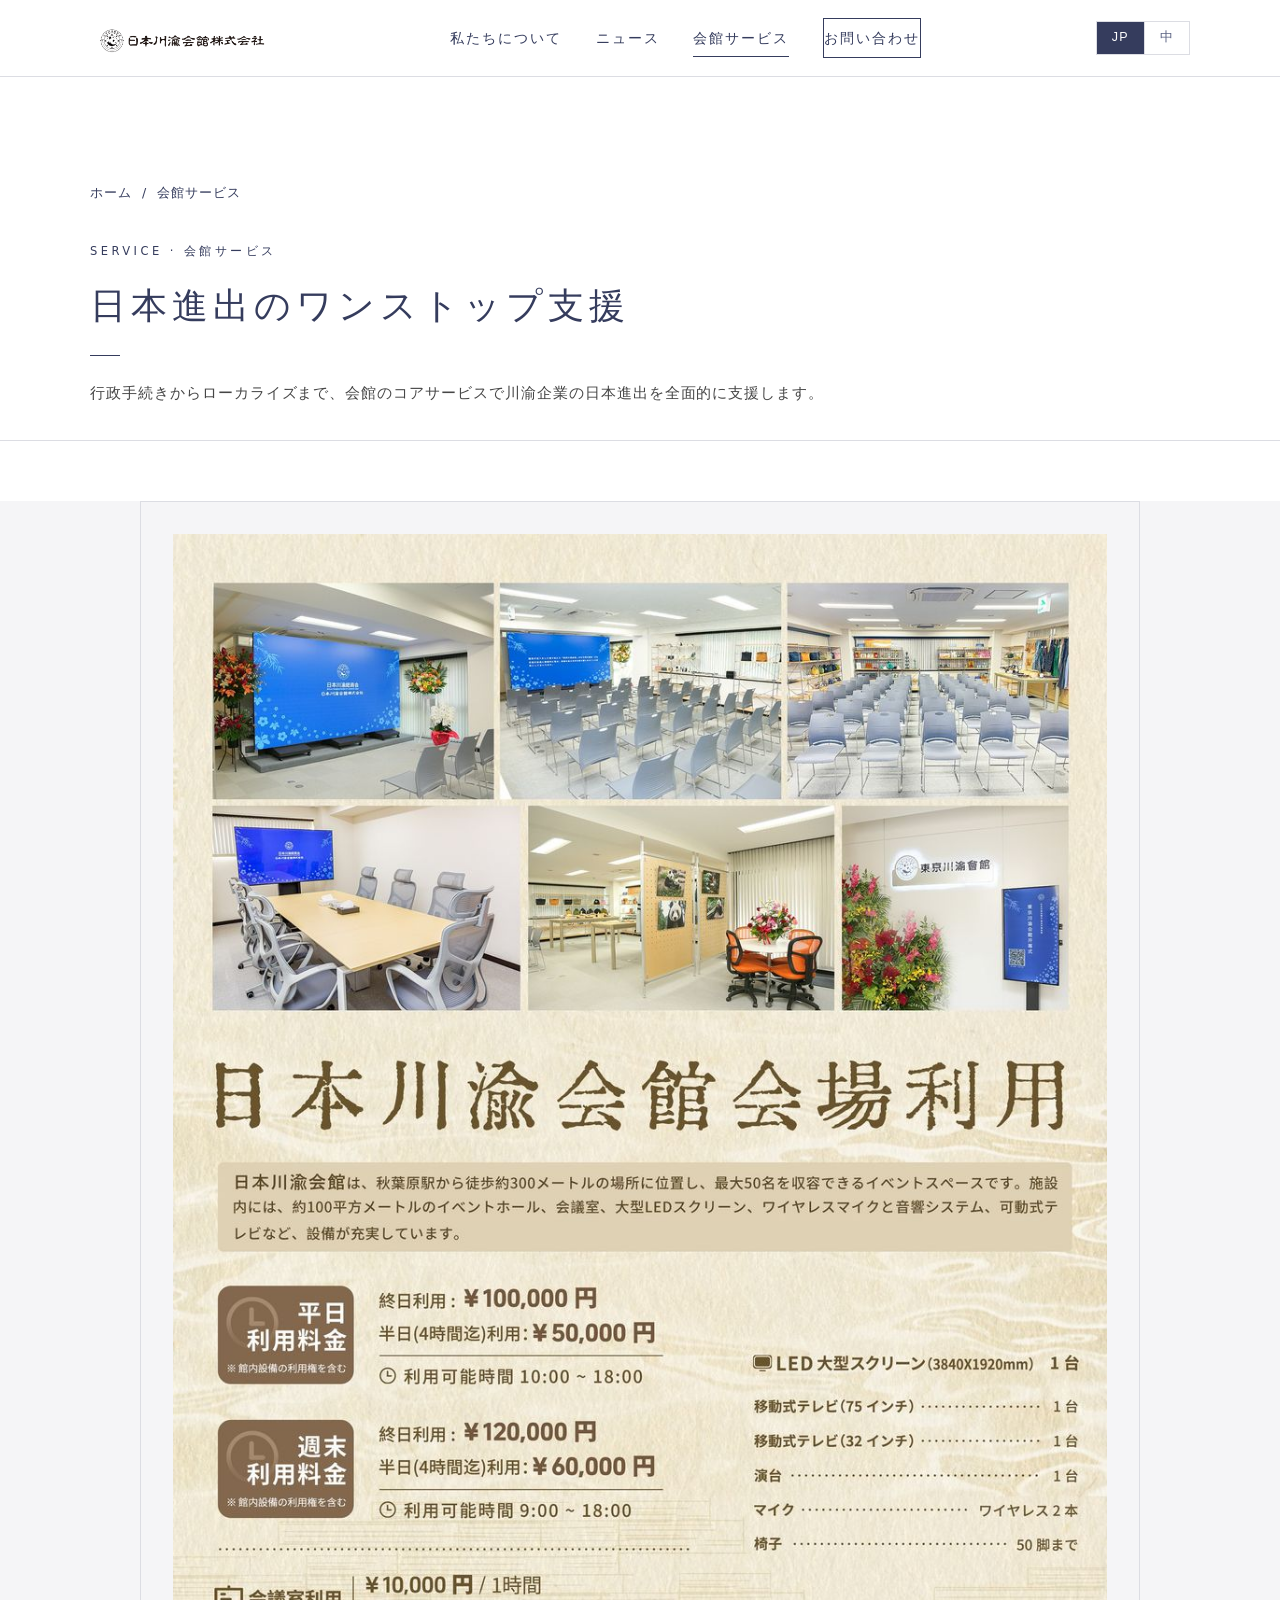
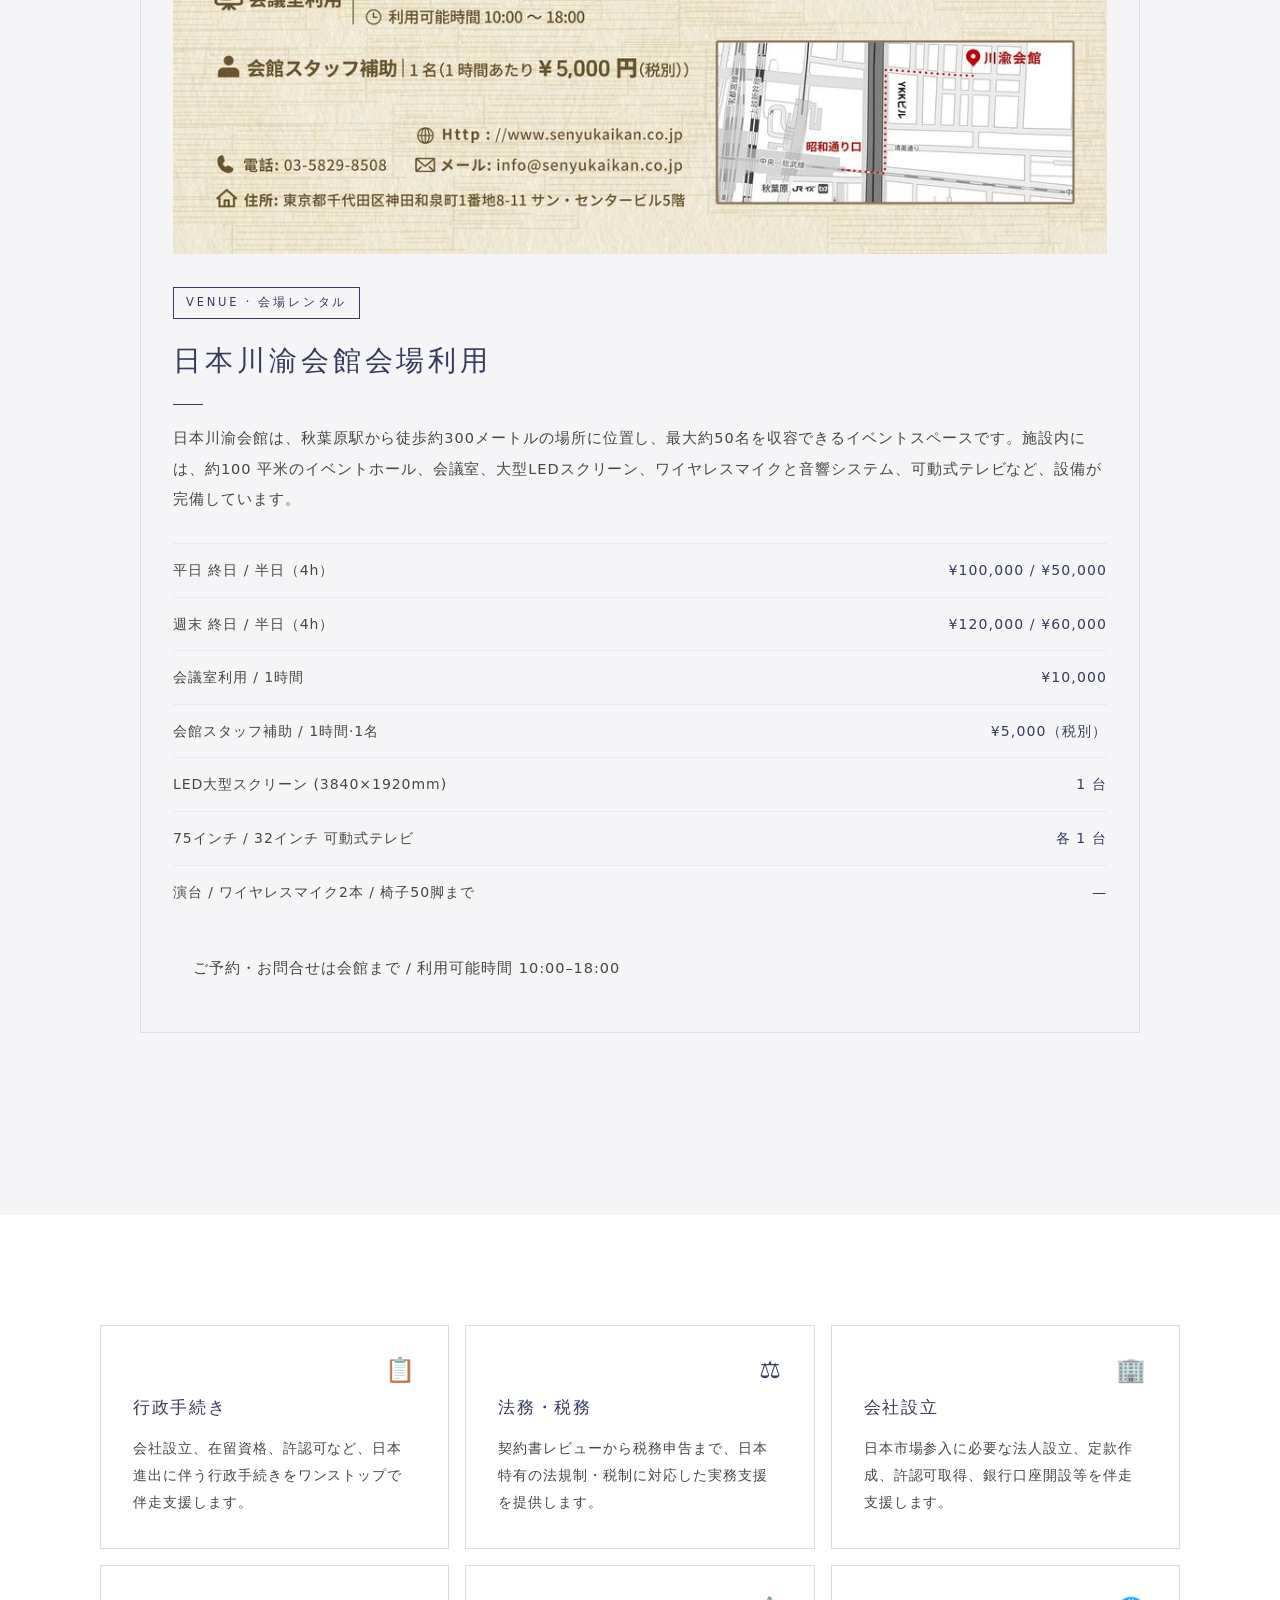
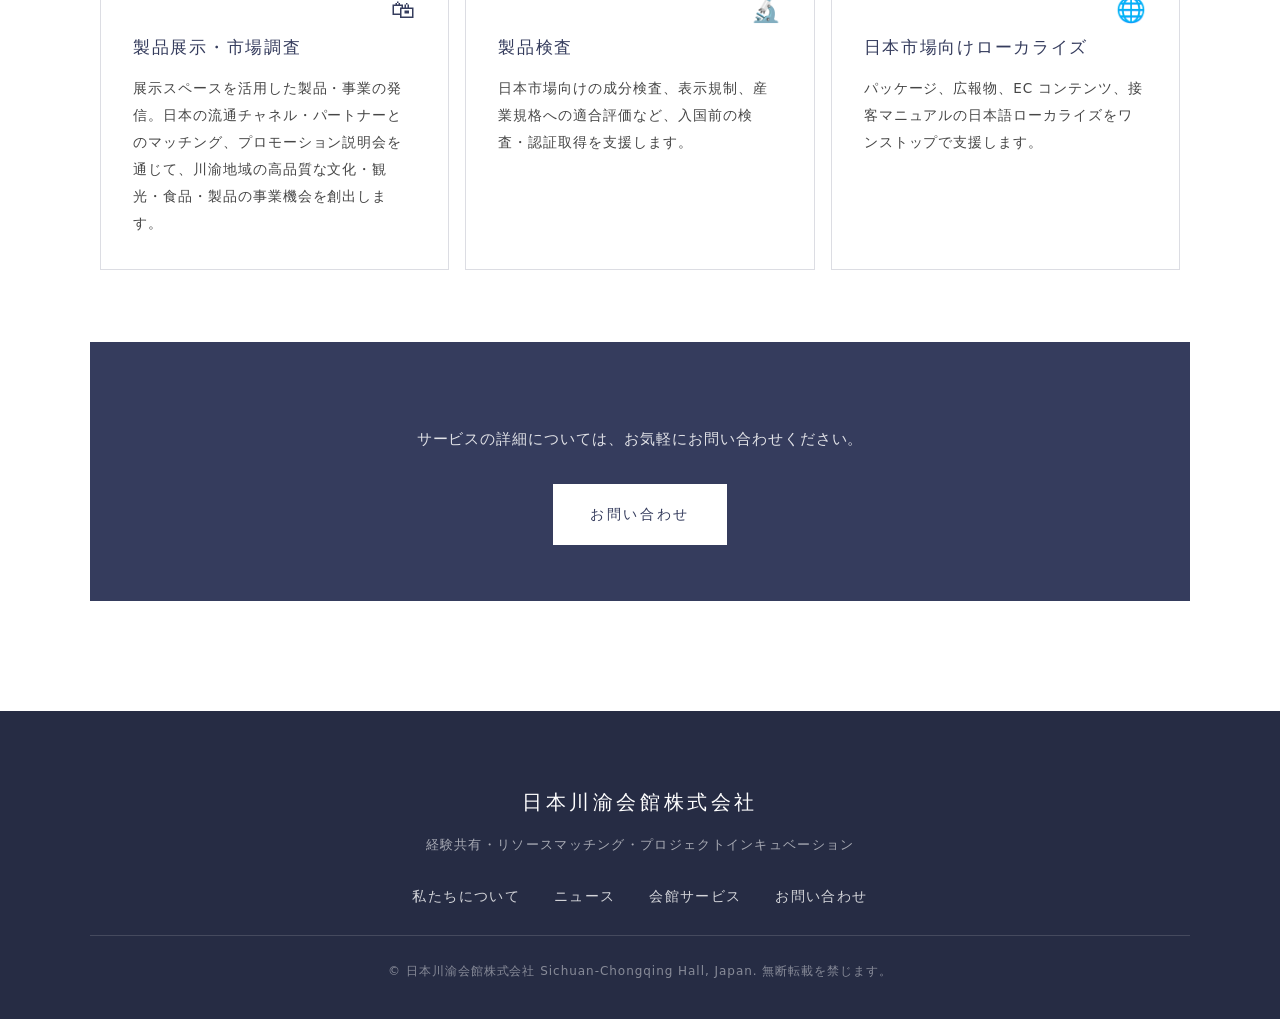
<file: service.html>
<!DOCTYPE html>
<html lang="ja" class="lang-jp">
<head>
  <meta charset="UTF-8" />
  <meta name="viewport" content="width=device-width, initial-scale=1.0, viewport-fit=cover" />
  <meta name="theme-color" content="#353c5d" />
  <style>.t-cn,.t-jp{display:none}html.lang-cn .t-cn{display:inline}html.lang-jp .t-jp{display:inline}</style>
  <title>会馆服务 | 日本川渝会館</title>
  <meta name="description" content="日本川渝会馆服务：会馆场地使用租赁、行政手续、法务税务、公司设立、产品展示与市场调查、产品检验、面向日本市场的本地化——为川渝企业进入日本提供一站式支援。" />
  <script>
    /* 内联语言初始化：不依赖任何外部 JS，避免 CDN 缓存旧 JS 导致切换失灵 */
    (function(){
      function _getLang(){
        try {
          var p = new URLSearchParams(location.search).get("lang");
          if (p === "jp" || p === "cn") return p;
        } catch(e) {}
        try {
          var s = localStorage.getItem("senyukaikan_lang");
          if (s === "jp" || s === "cn") return s;
        } catch(e) {}
        return "jp";
      }
      function _apply(lang){
        if (lang !== "jp" && lang !== "cn") lang = "cn";
        var html = document.documentElement;
        html.classList.remove("lang-cn","lang-jp");
        html.classList.add("lang-" + lang);
        html.setAttribute("lang", lang === "jp" ? "ja" : "zh-CN");
        try { localStorage.setItem("senyukaikan_lang", lang); } catch(e) {}
        try {
          var url = new URL(location.href);
          if ((url.searchParams.get("lang") || "") !== lang) {
            url.searchParams.set("lang", lang);
            history.replaceState(null, "", url.toString());
          }
        } catch(e) {}
        var btns = document.querySelectorAll(".lang-btn, [data-lang]");
        for (var i=0; i<btns.length; i++) {
          var d = btns[i].getAttribute("data-lang");
          if (d === "jp" || d === "cn") btns[i].classList.toggle("active", d === lang);
        }
        try { document.dispatchEvent(new CustomEvent("senyu:lang", { detail: { lang: lang } })); } catch(e) {}
      }
      window.setLang = _apply;
      _apply(_getLang());

      // ===== 汉堡菜单：移动端点开/点关 =====
      function _toggleNav(force){
        var btn = document.getElementById("navToggle");
        var menu = document.getElementById("navLinks");
        if (!btn || !menu) return;
        var willOpen = (force === true) ? true : (force === false ? false : !menu.classList.contains("open"));
        menu.classList.toggle("open", willOpen);
        btn.classList.toggle("open", willOpen);
        btn.setAttribute("aria-expanded", String(willOpen));
        btn.setAttribute("aria-label", willOpen ? "关闭菜单" : "展开菜单");
        try { document.documentElement.classList.toggle("nav-open", willOpen); } catch(e) {}
      }
      function _initNav(){
        var btn = document.getElementById("navToggle");
        var menu = document.getElementById("navLinks");
        if (!btn || !menu) return;
        btn.addEventListener("click", function(e){
          e.preventDefault(); e.stopPropagation();
          _toggleNav();
        });
        var links = menu.querySelectorAll("a");
        for (var i = 0; i < links.length; i++) {
          links[i].addEventListener("click", function(){ _toggleNav(false); });
        }
        document.addEventListener("click", function(e){
          if (!menu.classList.contains("open")) return;
          var t = e.target;
          if (t === btn || btn.contains(t)) return;
          if (menu.contains(t)) return;
          _toggleNav(false);
        });
        document.addEventListener("keydown", function(e){
          if (e.key === "Escape" || e.keyCode === 27) _toggleNav(false);
        });
      }
      if (document.readyState === "loading") {
        document.addEventListener("DOMContentLoaded", _initNav);
      } else {
        _initNav();
      }

      document.addEventListener("click", function(e){
        var a = e.target && e.target.closest && e.target.closest("a[href]");
        if (!a) return;
        var href = a.getAttribute("href") || "";
        if (href.indexOf("#") === 0) return;
        if (href.indexOf("javascript:") === 0) return;
        if (href.indexOf("http://") === 0 || href.indexOf("https://") === 0) return;
        if (href.indexOf("mailto:") === 0 || href.indexOf("tel:") === 0) return;
        if (a.target === "_blank") return;
        if (a.hasAttribute("download")) return;
        if (!/\.html?(\?|#|$)/.test(href)) return;
        try {
          var u = new URL(a.href, location.href);
          var cur = document.documentElement.classList.contains("lang-jp") ? "jp" : "cn";
          if (!u.searchParams.get("lang")) u.searchParams.set("lang", cur);
          a.href = u.pathname + (u.search ? u.search : "") + (u.hash || "");
        } catch(e) {}
      }, true);
    })();
  </script>
  <link rel="stylesheet" href="assets/css/style.css" />
</head>
<body>

  <!-- ===== 顶部导航（4 项） ===== -->
  <header class="site-header" id="header">
    <div class="container nav">
      <a href="index.html" class="brand" aria-label="日本川渝会館">
        <img class="brand-logo" src="assets/img/logo.png" alt="日本川渝会館株式会社" width="138" height="33" />
      </a>

      <nav class="nav-links" id="navLinks" aria-label="主导航">
        <a href="index.html#about"><span class="t-cn">关于我们</span><span class="t-jp">私たちについて</span></a>
        <a href="news.html"><span class="t-cn">新闻资讯</span><span class="t-jp">ニュース</span></a>
        <a href="service.html" class="active"><span class="t-cn">会馆服务</span><span class="t-jp">会館サービス</span></a>
        <a href="index.html#contact" class="nav-cta"><span class="t-cn">联系我们</span><span class="t-jp">お問い合わせ</span></a>
      </nav>

      <div class="nav-right">
        <div class="lang-switch" role="group" aria-label="语言切换">
          <button type="button" class="lang-btn" data-lang="jp" onclick="setLang('jp')">JP</button>
          <button type="button" class="lang-btn" data-lang="cn" onclick="setLang('cn')">中</button>
        </div>
        <button class="nav-toggle" id="navToggle" aria-label="展开菜单" aria-expanded="false">
          <span></span><span></span><span></span>
        </button>
      </div>
    </div>
  </header>

  <nav class="breadcrumb container" aria-label="位置导航">
    <a href="index.html"><span class="t-cn">首页</span><span class="t-jp">ホーム</span></a>
    <span class="bc-sep">/</span>
    <span><span class="t-cn">会馆服务</span><span class="t-jp">会館サービス</span></span>
  </nav>

  <section class="page-head">
    <div class="container">
      <p class="kicker"><span class="t-cn">SERVICE · 会馆服务</span><span class="t-jp">SERVICE · 会館サービス</span></p>
      <h1><span class="t-cn">进入日本的一站式支援</span><span class="t-jp">日本進出のワンストップ支援</span></h1>
      <p class="lead">
        <span class="t-cn">从行政手续到市场本地化，会馆核心服务覆盖川渝企业进入日本的全流程需求。</span>
        <span class="t-jp">行政手続きからローカライズまで、会館のコアサービスで川渝企業の日本進出を全面的に支援します。</span>
      </p>
    </div>
  </section>

  <!-- ===== 场地使用租赁横幅（图1） ===== -->
  <section class="section section-soft" style="padding-top:0">
    <div class="container">
      <div class="venue-banner">
        <figure class="vb-poster">
          <img src="assets/img/venue_poster.jpg?v=2" alt="会馆场地利用" width="1000" height="1414" loading="eager" decoding="async" />
        </figure>
        <div class="vb-text">
          <span class="vb-tag"><span class="t-cn">VENUE · 场地租赁</span><span class="t-jp">VENUE · 会場レンタル</span></span>
          <h2><span class="t-cn">日本川渝会馆会场利用</span><span class="t-jp">日本川渝会館会場利用</span></h2>
          <p class="t-cn">日本川渝会馆位于秋叶原站步行约 300 米处，可容纳约 50 名，是举办活动的优质空间。设施内配备约 100 平方米的活动厅、会议室、大型 LED 屏幕、无线麦克风和音响系统、可移动式电视等完备配套。</p>
          <p class="t-jp">日本川渝会館は、秋葉原駅から徒歩約300メートルの場所に位置し、最大約50名を収容できるイベントスペースです。施設内には、約100 平米のイベントホール、会議室、大型LEDスクリーン、ワイヤレスマイクと音響システム、可動式テレビなど、設備が完備しています。</p>

          <ul class="vb-list">
            <li><span class="t-cn">平日 全日 / 半日（4h）</span><span class="t-jp">平日 終日 / 半日（4h）</span><b>¥100,000 / ¥50,000</b></li>
            <li><span class="t-cn">周末 全日 / 半日（4h）</span><span class="t-jp">週末 終日 / 半日（4h）</span><b>¥120,000 / ¥60,000</b></li>
            <li><span class="t-cn">会议室 / 1 小时</span><span class="t-jp">会議室利用 / 1時間</span><b>¥10,000</b></li>
            <li><span class="t-cn">会馆人员辅助 / 1 小时·1 名</span><span class="t-jp">会館スタッフ補助 / 1時間·1名</span><b>¥5,000<span class="t-cn">（税别）</span><span class="t-jp">（税別）</span></b></li>
            <li><span class="t-cn">LED 大型屏幕 (3840×1920mm)</span><span class="t-jp">LED大型スクリーン (3840×1920mm)</span><b>1 <span class="t-cn">台</span><span class="t-jp">台</span></b></li>
            <li><span class="t-cn">75 寸 / 32 寸 移动电视</span><span class="t-jp">75インチ / 32インチ 可動式テレビ</span><b>各 1 <span class="t-cn">台</span><span class="t-jp">台</span></b></li>
            <li><span class="t-cn">讲台 / 无线麦克风 2 支 / 椅子最多 50 把</span><span class="t-jp">演台 / ワイヤレスマイク2本 / 椅子50脚まで</span><b>—</b></li>
          </ul>
          <p class="vb-note"><span class="t-cn">预订或询问详情请联系会馆 / 利用可能時間 10:00–18:00</span><span class="t-jp">ご予約・お問合せは会館まで / 利用可能時間 10:00–18:00</span></p>
        </div>
      </div>
    </div>
  </section>

  <section class="section">
    <div class="container">
      <div class="service-grid" id="serviceGrid">
        <p class="news-loading"><span class="t-cn">加载中…</span><span class="t-jp">読み込み中…</span></p>
      </div>

      <div class="service-cta">
        <p class="service-cta-lead">
          <span class="t-cn">需要更多关于服务细节的支持？请直接联系会馆。</span>
          <span class="t-jp">サービスの詳細については、お気軽にお問い合わせください。</span>
        </p>
        <a class="btn btn-primary" href="index.html#contact">
          <span class="t-cn">联系我们</span><span class="t-jp">お問い合わせ</span>
        </a>
      </div>
    </div>
  </section>

  <footer class="site-footer">
    <div class="container footer-inner">
      <div class="footer-brand">
        <strong><span class="t-cn">日本川渝会馆株式会社</span><span class="t-jp">日本川渝会館株式会社</span></strong>
        <p><span class="t-cn">中日经验共享资源对接平台</span><span class="t-jp">経験共有・リソースマッチング・プロジェクトインキュベーション</span></p>
      </div>
      <nav class="footer-nav" aria-label="页脚导航">
        <a href="index.html#about"><span class="t-cn">关于我们</span><span class="t-jp">私たちについて</span></a>
        <a href="news.html"><span class="t-cn">新闻资讯</span><span class="t-jp">ニュース</span></a>
        <a href="service.html"><span class="t-cn">会馆服务</span><span class="t-jp">会館サービス</span></a>
        <a href="index.html#contact"><span class="t-cn">联系我们</span><span class="t-jp">お問い合わせ</span></a>
      </nav>
      <p class="copyright">© <span id="year"></span> <span class="t-cn">日本川渝会馆株式会社</span><span class="t-jp">日本川渝会館株式会社</span> Sichuan-Chongqing Hall, Japan. <span class="t-cn">保留所有权利。</span><span class="t-jp">無断転載を禁じます。</span></p>
    </div>
  </footer>

  <script src="assets/js/main.js?v=4"></script>
  <script src="assets/js/service.js"></script>
</body>
</html>
</file>
<file: assets/css/style.css>
/* =========================================================
   日本川渝会館 — 样式表 v2
   参考 shishoku-bar.com：日式 LP 版式
   深蓝紫主色 + 明朝体标题 + 100px 大留白 + 扁平极简
   ========================================================= */

:root{
  --navy:      #353c5d;   /* 主色：深蓝紫（参考站主色） */
  --navy-deep: #262c44;   /* 更深：hero 蒙层/页脚 */
  --navy-soft: #5b6383;   /* 次级字 */
  --paper:     #ffffff;   /* 纯白底 */
  --paper-2:   #f5f5f7;   /* 浅灰底（交替区块） */
  --ink:       #353c5d;   /* 正文色 = 主色 */
  --ink-2:     #464646;   /* 次级正文 */
  --gold:      #c8a35a;   /* 金：点缀/日期 */
  --line:      #dcdde3;   /* 细线 */
  --line-2:    #e8e9ed;
  --radius:    2px;       /* 极小圆角（参考站几乎无圆角） */
  --maxw:      1100px;
  --ease:      cubic-bezier(.22,.61,.36,1);

  /* 字体：标题明朝体（宋体），正文细黑体 */
  --f-mincho: "BIZ UDPMincho","Hiragino Mincho ProN","Yu Mincho","Songti SC","SimSun",serif;
  --f-gothic: "Hiragino Sans GB","PingFang SC","Noto Sans CJK SC","Microsoft YaHei",system-ui,sans-serif;
}

*{box-sizing:border-box;margin:0;padding:0}
html{scroll-behavior:smooth;-webkit-text-size-adjust:100%}
body{
  font-family:var(--f-gothic);
  color:var(--ink);background:var(--paper);
  font-weight:300;line-height:1.9;letter-spacing:.06em;
  -webkit-font-smoothing:antialiased;
}
a{color:inherit;text-decoration:none}
img{max-width:100%}
.container{width:min(100% - 40px,var(--maxw));margin-inline:auto}

/* 标题统一走明朝体（宋体），细字重 + 宽字距 —— 日式优雅感 */
h1,h2,h3,h4,.brand,.co-rep,.m-name,.srv-title,.nc-title,.nd-head h1{
  font-family:var(--f-mincho);
  font-weight:400;
  letter-spacing:.1em;
}

/* =========================================================
   顶部导航：纯白 + 细线，无圆角
   ========================================================= */
/* 注意：不用 backdrop-filter —— 它会创建 containing block，
   让内部 position:fixed 的移动端抽屉退化成 absolute 而塌陷（历史 bug） */
.site-header{position:sticky;top:0;z-index:50;background:rgba(255,255,255,.97);
  border-bottom:1px solid var(--line);
  transition:box-shadow .3s var(--ease)}
.site-header.scrolled{box-shadow:0 2px 12px rgba(53,60,93,.06)}
.nav{display:flex;align-items:center;justify-content:space-between;height:76px}
.brand{display:flex;align-items:center;gap:12px}
.brand-logo{height:44px;width:auto;display:block}

.nav-links{display:flex;align-items:center;gap:34px}
.nav-links a{font-size:14px;color:var(--ink);font-weight:300;letter-spacing:.14em;
  position:relative;padding:6px 0;transition:color .25s}
.nav-links a:not(.nav-cta)::after{content:"";position:absolute;left:0;bottom:0;width:0;height:1px;
  background:var(--navy);transition:width .3s var(--ease)}
.nav-links a:not(.nav-cta):hover{color:var(--navy)}
.nav-links a:not(.nav-cta):hover::after,.nav-links a.active::after{width:100%}

/* CTA：方形描边按钮，hover 填充 */
.nav-cta{border:1px solid var(--navy);color:var(--navy);
  padding:10px 22px;font-weight:400;transition:background .25s,color .25s}
.nav-cta:hover{background:var(--navy);color:#fff}

.nav-right{display:flex;align-items:center;gap:16px}
.lang-switch{display:inline-flex;border:1px solid var(--line)}
.lang-switch button,.lang-switch a{border:none;background:transparent;cursor:pointer;
  padding:7px 15px;font-size:12.5px;font-weight:400;color:var(--navy-soft);
  letter-spacing:.1em;transition:background .2s,color .2s;display:inline-block;
  text-align:center;line-height:1.4;user-select:none}
.lang-switch button + button{border-left:1px solid var(--line)}
.lang-switch button:hover,.lang-switch a:hover{color:var(--navy);background:var(--paper-2)}
/* 当前语言按钮高亮：由 html class 决定，避免 head 内联脚本跑空时按钮 active 与页面语言错位 */
html.lang-jp .lang-switch [data-lang="jp"],
html.lang-cn .lang-switch [data-lang="cn"]{background:var(--navy);color:#fff;pointer-events:none}
html.lang-jp .lang-switch [data-lang="jp"]:hover,
html.lang-cn .lang-switch [data-lang="cn"]:hover{background:var(--navy);color:#fff}

.nav-toggle{display:none;width:44px;height:44px;border:none;background:transparent;cursor:pointer;
  flex-direction:column;justify-content:center;gap:5px;padding:0}
.nav-toggle span{display:block;width:24px;height:1px;background:var(--navy);
  transition:transform .3s var(--ease),opacity .3s}
.nav-toggle[aria-expanded="true"] span:nth-child(1){transform:translateY(6px) rotate(45deg)}
.nav-toggle[aria-expanded="true"] span:nth-child(2){opacity:0}
.nav-toggle[aria-expanded="true"] span:nth-child(3){transform:translateY(-6px) rotate(-45deg)}

/* =========================================================
   按钮：方形、细字重、宽字距
   ========================================================= */
.btn{display:inline-flex;align-items:center;justify-content:center;
  padding:16px 36px;font-weight:400;font-size:14px;letter-spacing:.18em;
  cursor:pointer;border:1px solid transparent;background:transparent;
  transition:background .3s var(--ease),color .3s,border-color .3s}
.btn-primary{background:var(--navy);color:#fff;border-color:var(--navy)}
.btn-primary:hover{background:var(--navy-deep)}
.btn-ghost{color:#fff;border-color:rgba(255,255,255,.6)}
.btn-ghost:hover{background:#fff;color:var(--navy)}

/* =========================================================
   Hero：100vh 全屏照片 + 明朝体大标题（参考站首屏尺度）
   ========================================================= */
.hero{position:relative;overflow:hidden;color:#fff;
  min-height:100vh;display:flex;align-items:center;
  padding:120px 0 100px}
.hero-bg{position:absolute;inset:0;z-index:-1;
  background:
    linear-gradient(165deg, rgba(38,44,68,.52) 0%, rgba(38,44,68,.78) 100%),
    url(../img/hero.jpg) center/cover no-repeat,
    var(--navy-deep)}
.hero-inner{position:relative;text-align:center;max-width:820px;margin-inline:auto}
.hero-eyebrow{letter-spacing:.34em;font-size:12px;color:rgba(255,255,255,.82);
  font-weight:300;text-transform:uppercase}
.hero-title{font-size:clamp(38px,6.4vw,62px);line-height:1.35;margin:26px 0 30px;
  font-weight:400;letter-spacing:.2em;font-family:var(--f-mincho)}
/* 标题下 30px 短线（参考站 .titles .line） */
.hero-title::after{content:"";display:block;width:30px;height:1px;
  background:rgba(255,255,255,.75);margin:28px auto 0}
.hero-desc{font-size:clamp(14.5px,1.9vw,16px);color:rgba(255,255,255,.9);
  margin:30px auto 40px;line-height:2.1;max-width:660px;font-weight:300}
.hero-actions{display:flex;gap:16px;justify-content:center;flex-wrap:wrap}
.scroll-hint{position:absolute;left:50%;bottom:28px;transform:translateX(-50%);
  color:rgba(255,255,255,.75);font-size:20px;animation:bob 2s var(--ease) infinite}
@keyframes bob{0%,100%{transform:translate(-50%,0)}50%{transform:translate(-50%,8px)}}

/* =========================================================
   公司简介段：浅灰底 + navy 文字（替代原来的深蓝底）
   ========================================================= */
/* 公司简介段：左图右文布局 */
.intro-blue{background:var(--paper-2);color:var(--ink);
  padding:clamp(64px,9vw,110px) 0}
.intro-blue .intro-grid{display:grid;grid-template-columns:1fr 1.4fr;
  gap:clamp(32px,5vw,72px);align-items:start}
.intro-blue .intro-text h2{font-size:clamp(24px,3.2vw,34px);font-weight:400;letter-spacing:.16em;
  text-align:left;color:var(--navy)}
.intro-blue .intro-rule,.intro-blue .intro-text h2::after{content:"";display:block;
  width:30px;height:1px;background:var(--navy);margin:22px 0 0}
.intro-blue .intro-rule{display:none}   /* 用 h2::after 代替，避免重复线 */
.intro-blue .intro-body{color:var(--ink-2);font-size:15px;line-height:2.1;
  margin-top:38px;font-weight:300}
.intro-blue .intro-body p{margin-bottom:22px}

/* 公司简介段的大楼图：左栏缩放（3:4 竖向） */
.intro-photo{margin:0;background:var(--white);
  border:1px solid var(--line-2);overflow:hidden}
.intro-photo img{width:100%;height:auto;display:block;aspect-ratio:3/4;object-fit:cover}

/* =========================================================
   通用区块：100px 大留白（参考站 padding:100px 0）
   ========================================================= */
.section{padding:clamp(64px,10vw,110px) 0}
.section-soft{background:var(--paper-2)}
.section-head{text-align:center;max-width:760px;margin:0 auto clamp(48px,6vw,72px)}
.section-head-left{text-align:left;max-width:none;margin:0 0 clamp(40px,5vw,60px)}

/* 英文小标签（参考站的 ABOUT / LOCATION / MEDIA） */
.kicker{letter-spacing:.3em;font-size:11.5px;font-weight:400;color:var(--navy);
  text-transform:uppercase;margin-bottom:16px}
.section-head h2{font-size:clamp(26px,4.2vw,38px);font-weight:400;
  letter-spacing:.14em;line-height:1.5;color:var(--navy)}
/* 分节标题下 30px 装饰线 */
.section-head h2::after{content:"";display:block;width:30px;height:1px;
  background:var(--navy);margin:24px auto 0}
.section-head-left h2::after{margin-left:0}
.section-head .sub{margin-top:14px;font-size:13.5px;color:var(--navy-soft);letter-spacing:.14em}
.lead{color:var(--ink-2);margin-top:20px;font-size:15.5px;line-height:2}

/* =========================================================
   「关于我们」子板块：细线分隔（替代原来的卡片堆叠）
   ========================================================= */
.sub-anchor{padding:clamp(48px,7vw,80px) 0;border-top:1px solid var(--line-2)}
.sub-anchor:first-of-type{padding-top:0;border-top:none}
.sub-anchor:last-child{padding-bottom:0}

/* ---------- 公司信息 ---------- */
.co-grid{display:grid;grid-template-columns:1fr 1.05fr;gap:clamp(32px,5vw,72px);align-items:start}
/* 公司大楼图固定 4:5 比例（接近原图竖向构图），不再显得过高 */
.co-photo{margin:0;overflow:hidden;background:var(--paper-2);aspect-ratio:1/1;display:flex;align-items:center}
.co-photo img{width:100%;height:100%;object-fit:cover;display:block}

/* 信息表：无边框卡片，改用纯文字 + 细虚线（参考站的扁平感） */
/* 公司概要卡：在 .co-grid 右栏（不独立居中）
   co-list：仿 .biz-lead 风格，每项"短横+label"一行，下方提行内容（同关键目标/全力促进格式） */
.co-card{background:transparent;border:none;padding:0}
.co-list{list-style:none;display:grid;gap:0;margin:0;padding:0}
.co-list li{
  display:grid;grid-template-rows:auto auto;row-gap:6px;
  color:var(--ink-2);font-size:14.5px;line-height:1.95;font-weight:300;
  padding:18px 0;border-bottom:1px dashed var(--line-2)
}
.co-list li:last-child{border-bottom:none}
.co-list .co-label{display:flex;align-items:center;gap:10px;
  font-family:var(--f-mincho);font-size:16px;font-weight:400;
  color:var(--navy);letter-spacing:.12em;line-height:1.5}
.co-list .co-label .bar{width:18px;height:1px;background:var(--navy);flex:none}
.co-list .co-content{display:block;padding-left:28px;color:var(--ink-2)}
.co-rep{font-size:26px;font-weight:400;color:var(--navy);letter-spacing:.12em}
.co-rep small{font-size:12.5px;font-weight:300;color:var(--navy-soft);margin-left:10px;letter-spacing:.1em}

/* ---------- 事业内容 ---------- */
.biz-photo-row{display:grid;grid-template-columns:1.05fr 1fr;gap:clamp(32px,5vw,72px);
  align-items:center;margin-bottom:0}
.biz-photo{margin:0;overflow:hidden}
.biz-photo img{width:100%;height:auto;max-height:440px;object-fit:cover;display:block}
/* biz-lead：与 .co-list 一致的 grid 排版（短横 + label + content 严格对齐） */
.biz-lead{list-style:none;display:grid;gap:0;margin:24px 0 0;padding:0}
.biz-lead li{display:grid;grid-template-columns:96px 1fr;gap:18px;align-items:baseline;
  color:var(--ink-2);font-size:14.5px;line-height:1.95;font-weight:300;
  padding:11px 0;border-bottom:1px dashed var(--line-2)}
.biz-lead li:last-child{border-bottom:none}
.biz-lead li .biz-label{display:flex;align-items:center;gap:8px;color:var(--navy);
  font-weight:400;font-family:var(--f-mincho);letter-spacing:.12em}
.biz-lead li .biz-label .bar{width:12px;height:1px;background:var(--navy);flex:none}
.biz-lead li .biz-content{display:block}

/* ---------- 主要成员人物卡（co-grid 下方的独立板块） ---------- */
.team-row{margin-top:clamp(48px,7vw,96px);padding-top:clamp(36px,5vw,56px);
  border-top:1px solid var(--line-2);
  display:grid;grid-template-columns:repeat(3,1fr);gap:clamp(28px,4vw,56px);
  align-items:start}
.team-card{display:flex;flex-direction:column;align-items:center;gap:14px;text-align:center}
.team-photo{margin:0;width:clamp(140px,18vw,200px);height:clamp(140px,18vw,200px);
  border-radius:50%;overflow:hidden;background:#fff;
  box-shadow:0 6px 20px rgba(53,60,93,.10),0 0 0 1px rgba(53,60,93,.06)}
.team-photo img{width:100%;height:100%;object-fit:cover;display:block}
/* 法人（第一个）强调：略微下沉的 navy 描边 */
.team-card:first-child .team-photo{
  box-shadow:0 10px 28px rgba(53,60,93,.14),0 0 0 2px var(--navy)}
/* 团队人物卡 - 标签（无短横前缀） */
.team-label{font-family:var(--f-mincho);font-size:13.5px;letter-spacing:.18em;
  color:var(--navy);font-weight:400;margin-top:6px}
.team-name{font-family:var(--f-mincho);font-size:22px;font-weight:400;
  color:var(--ink);letter-spacing:.14em;line-height:1.4}
/* 法人第一个名字加粗 navy */
.team-card:first-child .team-name{font-size:26px;color:var(--navy);font-weight:500}
/* 留白占位：第三个 grid 格（以后添加新成员的位置） */
.team-empty{min-height:0}

/* ---------- 新闻 CTA：方形描边按钮 ---------- */
.news-cta{display:flex;justify-content:center;margin-top:56px}
.news-cta-btn{display:inline-flex;align-items:center;gap:24px;padding:22px 40px;
  background:var(--navy);color:#fff;font-weight:400;font-size:14.5px;
  letter-spacing:.14em;transition:background .3s var(--ease),gap .3s var(--ease)}
.news-cta-btn:hover{background:var(--navy-deep);gap:30px}
.news-cta-text{display:inline-flex;flex-direction:column;align-items:flex-start;line-height:1.6}
.news-cta-arrow{font-size:18px;line-height:1;transition:transform .3s var(--ease)}
.news-cta-btn:hover .news-cta-arrow{transform:translateX(5px)}

/* ---------- 主要成员 ---------- */
.members-row{display:grid;grid-template-columns:1fr 1.05fr;gap:clamp(32px,5vw,72px);align-items:center}
.members-list{display:grid;gap:0}
.m-item{background:transparent;border:none;border-bottom:1px solid var(--line-2);
  padding:18px 0;display:grid;grid-template-columns:14px 1fr;gap:16px;align-items:center}
.m-item:first-child{padding-top:0}
.m-item:last-child{border-bottom:none}
.m-item .bar{width:14px;height:1px;background:var(--navy);align-self:center}
.m-text{display:flex;flex-direction:column;justify-content:center;gap:5px;min-width:0}
.m-item-lead{padding-bottom:22px}
.m-label{font-size:11.5px;letter-spacing:.24em;color:var(--navy);font-weight:400;margin:0}
.m-name{font-size:17px;font-weight:400;color:var(--ink);margin:0;letter-spacing:.1em;line-height:1.6}
.m-item-lead .m-name{font-size:26px;color:var(--navy)}
.m-name small{font-size:12.5px;font-weight:300;color:var(--navy-soft);margin-left:10px;letter-spacing:.1em}

/* 大合影：在 .co-grid 左栏 + object-fit:contain 全部人入镜 + 浅灰底留白 */
.members-photo{margin:0;overflow:hidden;background:var(--paper-2);
  border:1px solid var(--line-2);width:100%}
.members-photo img{width:100%;height:auto;display:block;aspect-ratio:16/10;object-fit:contain}

/* ---------- 会館写真：无圆角照片墙 ---------- */
.gallery-grid{display:grid;grid-template-columns:repeat(4,1fr);gap:12px}
.gallery-grid figure{margin:0;overflow:hidden;background:var(--paper-2);aspect-ratio:4/3}
.gallery-grid img{width:100%;height:100%;object-fit:cover;display:block;
  transition:transform .5s var(--ease),opacity .3s}
.gallery-grid figure:hover img{transform:scale(1.05)}

/* ---------- 新闻资讯预览（首页 4 篇） ---------- */
.news-preview{display:grid;grid-template-columns:repeat(4,1fr);gap:20px;
  max-width:1180px;margin:0 auto}
.np-card{background:transparent;border:1px solid var(--line);transition:border-color .3s,background .3s;
  display:flex;flex-direction:column}
.np-card:hover{border-color:var(--navy);background:var(--paper-2)}
.np-thumb{display:block;width:100%;aspect-ratio:16/9;background:var(--paper-2);
  overflow:hidden;position:relative}
.np-thumb img{width:100%;height:100%;object-fit:cover;display:block;
  transition:transform .5s var(--ease)}
.np-card:hover .np-thumb img{transform:scale(1.06)}
.np-thumb-placeholder{display:flex;align-items:center;justify-content:center;
  background:linear-gradient(135deg,var(--paper-2) 0%,var(--line-2) 100%)}
.np-thumb-placeholder span{font-family:var(--f-mincho);font-size:20px;
  letter-spacing:.3em;color:var(--navy-soft);font-weight:400}
.np-body{padding:20px 22px 26px;display:flex;flex-direction:column;gap:10px;flex:1}
.np-date{display:block;font-weight:400;color:var(--gold);font-size:12px;letter-spacing:.12em}
.np-title{margin:0;font-family:var(--f-mincho);font-weight:400;line-height:1.7}
.np-title a{color:var(--navy);font-size:15.5px;letter-spacing:.06em;
  transition:color .25s;display:-webkit-box;-webkit-line-clamp:3;-webkit-box-orient:vertical;
  overflow:hidden}
.np-title a:hover{color:var(--navy-soft)}
.news-preview-loading,.news-loading{text-align:center;color:var(--navy-soft);
  padding:50px 0;font-size:14px;letter-spacing:.1em}

/* ---------- 合作伙伴 ---------- */
.partner-grid{display:grid;grid-template-columns:repeat(2,1fr);gap:20px}
.partner{background:transparent;border:1px solid var(--line);
  padding:32px 28px;font-weight:400;font-size:16px;color:var(--navy);
  transition:border-color .3s,background .3s}
.partner:hover{border-color:var(--navy);background:var(--paper-2)}
.partner h3{margin-bottom:14px;color:var(--navy);font-size:19px;letter-spacing:.1em;line-height:1.6}
.partner p{font-weight:300;color:var(--ink-2);font-size:14.5px;line-height:2}

/* =========================================================
   联系
   ========================================================= */
.contact-wrap{display:grid;grid-template-columns:1fr 1fr;gap:clamp(40px,6vw,80px);align-items:start}
.contact-list{display:grid;gap:0;margin-top:32px}
.contact-list > div{display:grid;grid-template-columns:96px 1fr;gap:18px;align-items:baseline;
  padding:15px 0;border-bottom:1px solid var(--line-2)}
.contact-list > div:first-child{padding-top:0}
.contact-list > div:last-child{border-bottom:none}
.contact-list dt{display:flex;align-items:center;gap:10px;font-weight:400;color:var(--navy);
  font-size:13.5px;letter-spacing:.14em;font-family:var(--f-mincho)}
.contact-list dt .bar{width:12px;height:1px;background:var(--navy);flex:none}
.contact-list dd{color:var(--ink-2);font-size:14.5px;line-height:1.9;font-weight:300;word-break:keep-all}
.contact-list dd a{color:var(--ink-2);border-bottom:1px solid var(--line);transition:border-color .25s,color .25s}
.contact-list dd a:hover{color:var(--navy);border-color:var(--navy)}

/* contact-info 内的交通地图：限制最大高度，与右侧 form 底部对齐，不撑高左列 */
.contact-map{margin-top:32px;background:var(--paper-2);border:1px solid var(--line);
  overflow:hidden;max-height:340px;display:flex;align-items:center;justify-content:center}
.contact-map img{width:100%;height:auto;max-height:340px;display:block;object-fit:contain}

.contact-form{background:transparent;border:1px solid var(--line);
  padding:clamp(28px,4vw,40px);display:grid;gap:20px}
.contact-form label{display:grid;gap:9px;font-size:13px;font-weight:400;
  letter-spacing:.12em;color:var(--navy)}
.contact-form input,.contact-form textarea{font:inherit;font-weight:300;
  padding:13px 15px;border:1px solid var(--line);background:var(--paper);
  color:var(--ink);resize:vertical;transition:border-color .25s;font-size:14.5px}
.contact-form input:focus,.contact-form textarea:focus{outline:none;border-color:var(--navy)}
.contact-form input::placeholder,.contact-form textarea::placeholder{color:#b0b3bd;font-weight:300}
.contact-form .btn-primary{width:100%;margin-top:6px}
.form-note{color:var(--navy);font-weight:400;text-align:center;font-size:14px}
.form-error{color:#b00020;font-weight:300;text-align:center;margin-top:8px;font-size:13.5px}
.form-hint{color:var(--navy-soft);font-size:12px;text-align:center;margin-top:4px;line-height:1.8}

/* =========================================================
   页脚：navy 实底（参考站深底页脚）
   ========================================================= */
.site-footer{background:var(--navy-deep);color:rgba(255,255,255,.78);
  padding:clamp(48px,6vw,72px) 0 36px}
.footer-inner{display:grid;gap:26px;text-align:center}
.footer-brand strong{color:#fff;font-size:20px;font-weight:400;letter-spacing:.18em;
  font-family:var(--f-mincho)}
.footer-brand p{margin-top:12px;font-size:13px;color:rgba(255,255,255,.6);letter-spacing:.1em}
.footer-nav{display:flex;gap:34px;justify-content:center;flex-wrap:wrap}
.footer-nav a{font-size:13.5px;color:rgba(255,255,255,.8);letter-spacing:.1em;transition:color .25s}
.footer-nav a:hover{color:#fff}
.copyright{font-size:12px;color:rgba(255,255,255,.45);letter-spacing:.08em;
  border-top:1px solid rgba(255,255,255,.14);padding-top:24px}

/* =========================================================
   双语显隐（保持原机制：不要再写 display:inline 规则）
   ========================================================= */
/* 双语显隐：双向默认隐藏，按 html lang class 显示；不依赖 JS */
.t-cn,.t-jp{display:none}
html.lang-cn .t-cn{display:inline}
html.lang-jp .t-cn{display:none}
html.lang-jp .t-jp{display:inline}

/* =========================================================
   新闻列表（首页预览）
   ========================================================= */
.news-list{display:grid;gap:0;max-width:860px;margin:0 auto}
.news-card{background:transparent;border-bottom:1px solid var(--line-2);
  padding:24px 4px;cursor:pointer;transition:background .3s}
.news-card:first-child{padding-top:0}
.news-card:hover{background:var(--paper-2)}
.news-card .nc-head{display:flex;align-items:baseline;gap:18px;flex-wrap:wrap}
.news-card .nc-date{flex:none;font-weight:400;color:var(--gold);font-size:13px;letter-spacing:.12em}
.news-card .nc-title{font-size:18px;font-weight:400;color:var(--navy);letter-spacing:.08em;line-height:1.7}
.news-card .nc-summary{color:var(--ink-2);font-size:14px;margin-top:10px;line-height:1.95;font-weight:300}
.news-card .nc-body{color:var(--ink-2);font-size:14.5px;margin-top:16px;padding-top:16px;
  border-top:1px dashed var(--line);display:none;line-height:2;white-space:pre-line}
.news-card.open .nc-body{display:block}
.news-loading,.news-empty{text-align:center;color:var(--navy-soft);padding:40px;font-size:14px}

.news-list-preview{display:grid;gap:0;max-width:860px;margin:0 auto}
.news-card-preview{background:transparent;border-bottom:1px solid var(--line-2);
  padding:22px 4px;transition:background .3s}
.news-card-preview:first-child{padding-top:0}
.news-card-preview:hover{background:var(--paper-2)}
.news-card-preview .nc-date{font-weight:400;color:var(--gold);font-size:13px;
  letter-spacing:.12em;margin-right:14px}
.news-card-preview .nc-title{display:inline;font-size:16.5px;font-weight:400;
  color:var(--navy);letter-spacing:.06em}
.news-card-preview .nc-summary{color:var(--ink-2);font-size:14px;margin-top:10px;line-height:1.95;font-weight:300}
.news-card-preview a.nc-more{display:inline-block;margin-top:10px;color:var(--navy);
  font-weight:400;font-size:13px;letter-spacing:.1em;border-bottom:1px solid var(--navy)}
.nc-badge{display:inline-block;margin-left:10px;font-size:10.5px;font-weight:400;color:var(--navy);
  border:1px solid var(--navy);padding:2px 9px;vertical-align:middle;letter-spacing:.1em}
.news-row.is-link .nc-date{display:inline-block;margin-right:8px}
.news-view-all{text-align:center;margin-top:44px;font-size:14px;font-weight:400}
/* "すべて見る"按钮：与 .news-cta-btn（实心 navy）风格统一 */
.news-view-all a{display:inline-block;background:var(--navy);color:#fff;
  padding:14px 36px;font-weight:400;font-size:14px;letter-spacing:.14em;
  transition:background .3s var(--ease)}
.news-view-all a:hover{background:var(--navy-deep)}

/* =========================================================
   news.html / news-detail.html
   ========================================================= */
.breadcrumb{display:flex;align-items:center;gap:10px;padding:104px 0 0;font-size:12.5px;
  color:var(--navy-soft);letter-spacing:.08em;flex-wrap:wrap}
.breadcrumb a{color:var(--navy-soft);transition:color .25s}
.breadcrumb a:hover{color:var(--navy)}
.breadcrumb span{color:var(--ink)}
.bc-sep{color:var(--line)}

.page-head{padding:36px 0 32px;border-bottom:1px solid var(--line);margin-bottom:clamp(40px,5vw,60px)}
.page-head .kicker{margin-bottom:16px}
.page-head h1{font-size:clamp(26px,3.8vw,36px);font-weight:400;color:var(--navy);
  letter-spacing:.14em;line-height:1.5;margin-bottom:16px}
.page-head h1::after{content:"";display:block;width:30px;height:1px;background:var(--navy);margin:22px 0 0}
.page-head .lead{color:var(--ink-2);font-size:15px;max-width:760px;margin-top:22px;line-height:2}

.back-home{margin:28px 0 8px;font-size:13.5px;font-weight:400;letter-spacing:.1em}
.back-home a{color:var(--navy);transition:color .25s;border-bottom:1px solid var(--navy)}
.back-home a:hover{color:var(--navy-soft)}

/* =========================================================
   service.html — 场地租赁 + 6 项服务
   ========================================================= */
.venue-banner{display:block;background:transparent;border:1px solid var(--line);
  padding:clamp(20px,3vw,32px);max-width:1000px;margin:0 auto clamp(48px,6vw,72px)}
.venue-banner .vb-poster{margin:0 0 clamp(24px,3vw,32px);overflow:hidden;background:var(--paper-2)}
.venue-banner .vb-poster img{width:100%;height:auto;display:block}
.venue-banner .vb-text{display:block}
.venue-banner .vb-text h2{font-size:clamp(21px,2.6vw,28px);font-weight:400;color:var(--navy);
  margin-bottom:18px;letter-spacing:.14em;line-height:1.6}
.venue-banner .vb-text h2::after{content:"";display:block;width:30px;height:1px;
  background:var(--navy);margin:20px 0 0}
.venue-banner .vb-text .vb-tag{display:inline-block;color:var(--navy);
  font-weight:400;font-size:11.5px;letter-spacing:.24em;padding:4px 12px;
  border:1px solid var(--navy);margin-bottom:20px;text-transform:uppercase}
.venue-banner .vb-text p{color:var(--ink-2);font-size:14.5px;line-height:2.05;
  margin-top:20px;font-weight:300}
.venue-banner .vb-list{display:grid;gap:0;margin-top:28px;border-top:1px solid var(--line-2)}
.venue-banner .vb-list li{display:flex;justify-content:space-between;gap:18px;font-size:14px;
  color:var(--ink-2);padding:13px 0;border-bottom:1px solid var(--line-2);font-weight:300}
.venue-banner .vb-list li:last-child{border-bottom:none}
.venue-banner .vb-list li b{color:var(--navy);font-weight:400;flex:none;letter-spacing:.08em}
.venue-banner .vb-note{margin-top:26px;padding:16px 20px;background:var(--paper-2);
  color:var(--ink-2);font-size:13.5px;font-weight:300;line-height:2}

/* 6 项服务：扁平卡片（细边框、无阴影、hover 变深） */
.service-grid{display:grid;grid-template-columns:repeat(3,1fr);gap:16px;max-width:1080px;margin:0 auto}
.srv-card{background:transparent;border:1px solid var(--line);
  padding:clamp(24px,3vw,32px);display:flex;flex-direction:column;gap:12px;
  transition:border-color .3s,background .3s}
.srv-card:hover{border-color:var(--navy);background:var(--paper-2)}
.srv-head{display:flex;align-items:center;justify-content:flex-end}
.srv-ico{font-size:24px;line-height:1;flex:none}
.srv-title{font-size:17px;font-weight:400;color:var(--navy);margin:0;line-height:1.7;letter-spacing:.1em}
.srv-summary{color:var(--ink-2);font-size:13.5px;line-height:2;font-weight:300;margin:0}
.srv-pending{color:var(--navy-soft);font-size:13px;line-height:1.9;margin:0;
  border:1px dashed var(--line);padding:10px 14px;font-weight:300}

.service-cta{text-align:center;margin-top:clamp(48px,6vw,72px);
  padding:clamp(40px,5vw,56px) 28px;background:var(--navy);color:#fff}
.service-cta h2,.service-cta h3{color:#fff;font-size:clamp(20px,2.6vw,26px);
  letter-spacing:.16em;font-weight:400;line-height:1.7}
.service-cta h2::after,.service-cta h3::after{content:"";display:block;width:30px;height:1px;
  background:rgba(255,255,255,.6);margin:22px auto 0}
.service-cta-lead{color:rgba(255,255,255,.85);font-size:15px;margin:26px 0 30px;line-height:2.05;font-weight:300}
.service-cta .btn-primary{background:#fff;color:var(--navy);border-color:#fff}
.service-cta .btn-primary:hover{background:transparent;color:#fff}

/* news.html 列表 */
.news-list-full{display:grid;gap:0;max-width:900px;margin:0 auto}
.news-row{display:flex;gap:0;background:transparent;border:1px solid var(--line);
  overflow:hidden;transition:border-color .3s,background .3s}
.news-row:hover{border-color:var(--navy);background:var(--paper-2)}
.news-row .nc-thumb{display:block;flex:0 0 220px;width:220px;min-height:170px;
  overflow:hidden;background:var(--paper-2)}
.news-row .nc-thumb img{width:100%;height:100%;object-fit:cover;display:block}
.news-row .nc-body{flex:1;min-width:0;padding:26px 30px;align-self:center}
.news-row .nc-date{display:block;font-weight:400;color:var(--gold);font-size:12.5px;
  margin-bottom:10px;letter-spacing:.12em}
.news-row .nc-title{margin:0 0 10px}
.news-row .nc-title a{color:var(--navy);font-size:18px;font-weight:400;
  transition:color .25s;line-height:1.7;letter-spacing:.08em}
.news-row .nc-summary{color:var(--ink-2);font-size:14px;margin:0 0 12px;line-height:1.95;font-weight:300}
.news-row .nc-more{color:var(--navy);font-weight:400;font-size:13px;letter-spacing:.1em;
  border-bottom:1px solid var(--navy)}

/* 新闻详情 */
.news-detail{padding:8px 0 clamp(56px,7vw,80px)}
.news-detail .container{max-width:780px}
.nd-hero{margin:0 0 clamp(32px,4vw,44px);overflow:hidden;background:var(--paper-2);aspect-ratio:16/9}
.nd-hero img{width:100%;height:100%;object-fit:cover;display:block}
.nd-head{margin-bottom:clamp(32px,4vw,44px);padding-bottom:clamp(28px,3vw,36px);
  border-bottom:1px solid var(--line)}
.nd-date{display:block;font-weight:400;color:var(--gold);font-size:13px;
  letter-spacing:.12em;margin-bottom:16px}
.nd-head h1{font-size:clamp(24px,3.4vw,32px);font-weight:400;color:var(--navy);
  letter-spacing:.12em;line-height:1.7;margin-bottom:18px}
.nd-summary{color:var(--ink-2);font-size:15.5px;font-weight:300;line-height:2}
.nd-body{color:var(--ink);font-size:15.5px;line-height:2.15;font-weight:300}
.nd-body p{margin-bottom:22px}
.nd-source,.nc-source{margin-top:20px;font-size:13px;color:var(--navy-soft);font-weight:300}
.nd-source .src-label,.nc-source .src-label{font-weight:400;color:var(--navy);margin-right:6px}
.nd-source a,.nc-source a{color:var(--navy);text-decoration:none;border-bottom:1px dotted var(--navy)}
.nd-source a:hover,.nc-source a:hover{color:var(--navy-soft)}
.nd-back{margin-top:clamp(36px,4vw,48px);padding-top:24px;border-top:1px solid var(--line);
  font-size:13.5px;letter-spacing:.1em}
.nd-back a{color:var(--navy);text-decoration:none;font-weight:400;border-bottom:1px solid var(--navy)}
.nd-linkmode{text-align:center;padding:clamp(40px,5vw,56px) 0}
.nd-linkmode .nd-summary{color:var(--ink-2);font-size:15.5px;margin-bottom:30px;line-height:2}

@media (prefers-reduced-motion:reduce){
  *{animation:none !important;scroll-behavior:auto !important;transition:none !important}
}

/* =========================================================
   响应式
   ========================================================= */
@media (max-width:980px){
  .co-grid,.biz-photo-row,.members-row,.contact-wrap{grid-template-columns:1fr}
  .partner-grid,.service-grid{grid-template-columns:repeat(2,1fr)}
  .gallery-grid{grid-template-columns:repeat(2,1fr)}
  .news-preview{grid-template-columns:repeat(2,1fr);gap:16px}
  .intro-blue .intro-grid{grid-template-columns:1fr;gap:32px}
  .team-row{grid-template-columns:repeat(3,1fr);gap:24px;margin-top:40px;padding-top:32px}
  .nav{height:68px}
  .breadcrumb{padding-top:96px}
  .breadcrumb{padding-top:96px}

  /* 抽屉式导航 —— 纯色背景，不用 backdrop-filter（避免 fixed 塌陷） */
  .nav-links{position:fixed;inset:68px 0 0 0;flex-direction:column;align-items:stretch;gap:0;
    background:#fff;border-top:1px solid var(--line);padding:8px 24px 28px;
    transform:translateY(-12px);opacity:0;pointer-events:none;overflow-y:auto;
    transition:transform .3s var(--ease),opacity .3s;z-index:49}
  .nav-links.open{transform:translateY(0);opacity:1;pointer-events:auto}
  .nav-links a{padding:17px 0;border-bottom:1px solid var(--line-2);font-size:15px;
    color:var(--navy);font-weight:300;letter-spacing:.14em}
  .nav-links a:not(.nav-cta)::after{display:none}
  .nav-cta{text-align:center;margin-top:20px;border:1px solid var(--navy);display:block}
  .nav-toggle{display:flex;z-index:51}
  html.nav-open,html.nav-open body{overflow:hidden}
  html.nav-open::before{content:"";position:fixed;inset:0;background:rgba(38,44,68,.4);
    z-index:48;animation:fadeIn .25s ease}
  @keyframes fadeIn{from{opacity:0}to{opacity:1}}
}

@media (max-width:640px){
  .brand-logo{height:36px}
  .team-row{grid-template-columns:1fr;gap:36px;margin-top:36px;padding-top:28px}
  .team-photo{width:140px;height:140px}
  .team-name{font-size:18px}
  .team-card:first-child .team-name{font-size:22px}
  .hero{min-height:88vh;padding:100px 0 80px}
  .hero-title{letter-spacing:.14em}
  .hero-actions{flex-direction:column;align-items:stretch}
  .hero-actions .btn{width:100%}
  .partner-grid,.gallery-grid,.service-grid{grid-template-columns:1fr}
  .news-preview{grid-template-columns:1fr}
  /* 公司简介段：留白减少 */
  .intro-blue{padding:48px 0}
  .intro-blue .intro-grid{gap:24px}
  .intro-blue .intro-text h2{font-size:24px}
  .intro-blue .intro-body{margin-top:24px;font-size:14.5px;line-height:1.95}
  .intro-blue .intro-body p{margin-bottom:16px}
  /* 公司概要信息表：移动端字号稍减、line-height 缩紧 */
  .co-list li{padding:14px 0;line-height:1.9}
  .co-list .co-label{font-size:14.5px;letter-spacing:.1em}
  .co-list .co-content{padding-left:22px}
  .co-card{padding:0}
  /* 服务入口按钮：缩小 */
  .news-cta-btn{padding:14px 22px;gap:16px;font-size:13px;letter-spacing:.12em}
  .news-cta-text{font-size:13px}
  .news-cta-arrow{font-size:15px}
  /* 整体留白减少 */
  .section{padding:48px 0}
  .sub-anchor{padding:36px 0}
  .news-row{flex-direction:column}
  .news-row .nc-thumb{flex:0 0 auto;width:100%;min-height:0;aspect-ratio:16/9}
  .news-row .nc-body{padding:24px 22px}
  .contact-list > div{grid-template-columns:1fr;gap:6px}
  .news-cta-text{align-items:center}
  .section-head h2{letter-spacing:.1em}
}
</file>
